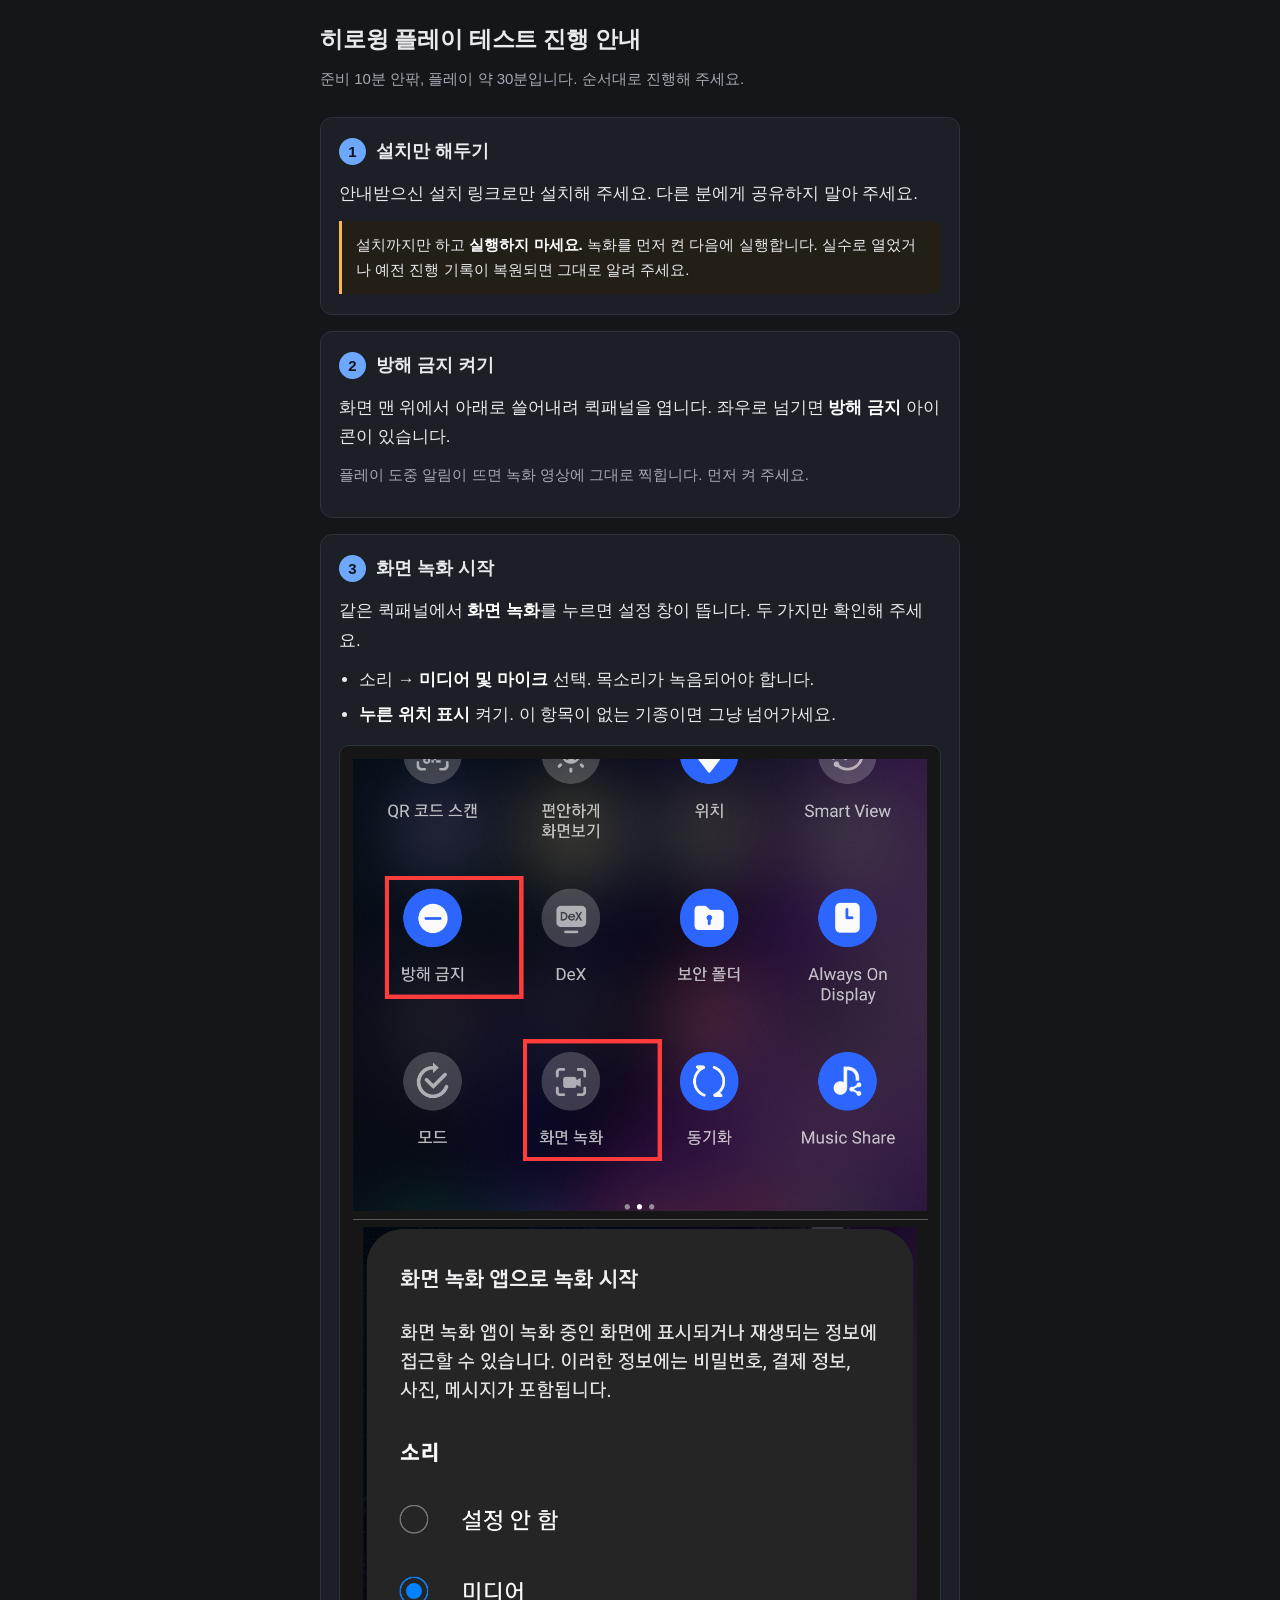
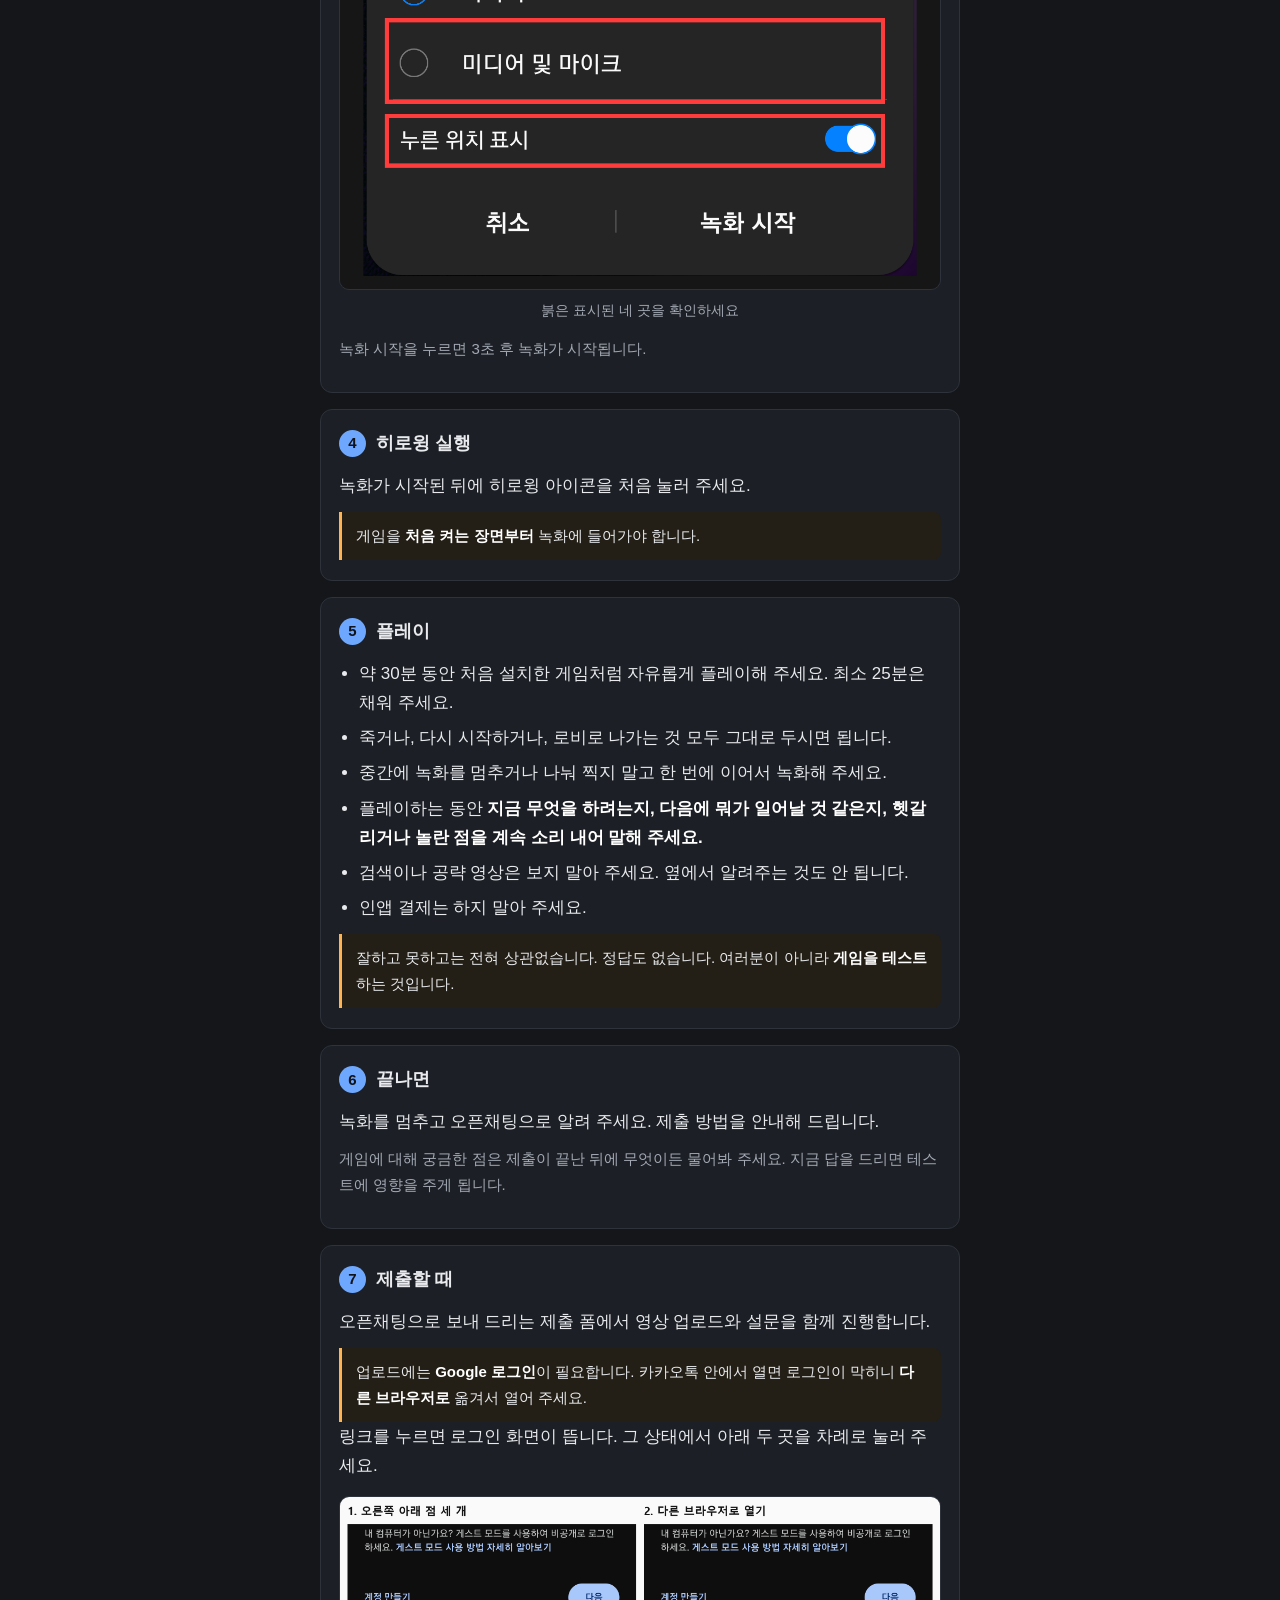
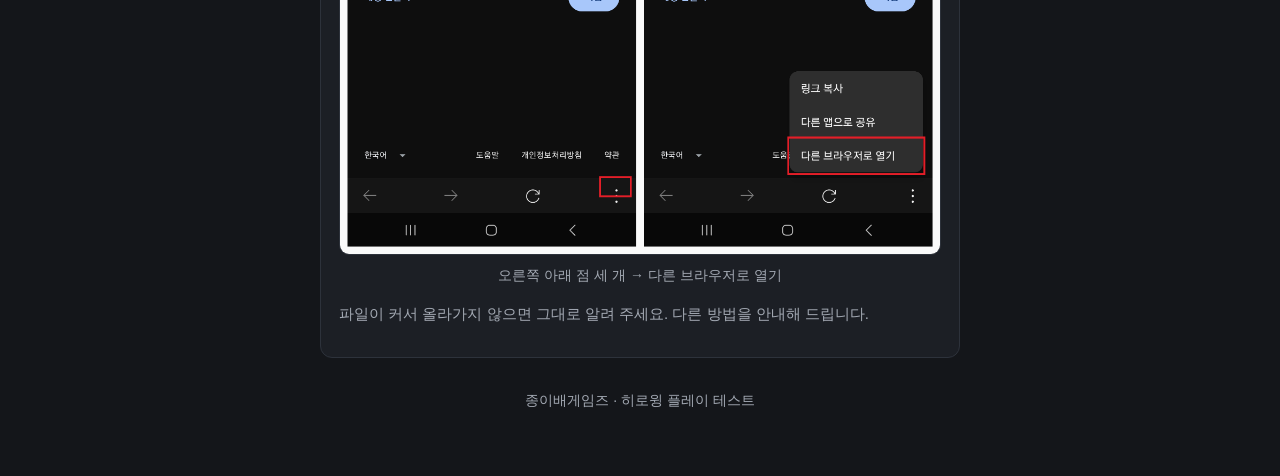
<file: playtest/index.html>
<!doctype html>
<html lang="ko">
<head>
<meta charset="utf-8">
<meta name="viewport" content="width=device-width, initial-scale=1">
<meta name="robots" content="noindex, nofollow">
<title>히로윙 플레이 테스트 진행 안내</title>
<style>
  :root {
    --bg: #14161a;
    --card: #1c1f25;
    --line: #2d323b;
    --text: #e8eaed;
    --muted: #a3a9b3;
    --accent: #6ea8fe;
    --warn: #ffb454;
  }
  * { box-sizing: border-box; }
  body {
    margin: 0;
    padding: 20px 16px 64px;
    background: var(--bg);
    color: var(--text);
    font-family: -apple-system, BlinkMacSystemFont, "Apple SD Gothic Neo",
                 "Malgun Gothic", "Noto Sans KR", sans-serif;
    line-height: 1.72;
    font-size: 17px;
    -webkit-text-size-adjust: 100%;
  }
  main { max-width: 640px; margin: 0 auto; }
  h1 { font-size: 23px; margin: 0 0 6px; letter-spacing: -0.01em; }
  .lead { color: var(--muted); margin: 0 0 26px; font-size: 15px; }
  section {
    background: var(--card);
    border: 1px solid var(--line);
    border-radius: 12px;
    padding: 18px 18px 20px;
    margin: 0 0 16px;
  }
  h2 {
    font-size: 18px;
    margin: 0 0 12px;
    display: flex;
    align-items: center;
    gap: 10px;
  }
  .num {
    flex: 0 0 auto;
    width: 27px; height: 27px;
    border-radius: 50%;
    background: var(--accent);
    color: #10131a;
    font-size: 15px; font-weight: 700;
    display: grid; place-items: center;
  }
  p { margin: 0 0 10px; }
  ul { margin: 10px 0 0; padding-left: 20px; }
  li { margin: 6px 0; }
  .muted { color: var(--muted); font-size: 15px; }
  .install {
    display: block;
    background: #223049;
    border: 1px solid #33507d;
    border-radius: 9px;
    padding: 13px 15px;
    margin: 12px 0;
    color: var(--accent);
    word-break: break-all;
    text-decoration: none;
    font-size: 15px;
  }
  .callout {
    border-left: 3px solid var(--warn);
    background: #241f16;
    padding: 11px 14px;
    border-radius: 0 8px 8px 0;
    margin: 12px 0 0;
    font-size: 15px;
  }
  figure { margin: 16px 0 0; }
  figure img {
    width: 100%; height: auto;
    border-radius: 10px;
    border: 1px solid var(--line);
    display: block;
  }
  figcaption { color: var(--muted); font-size: 14px; margin-top: 8px; text-align: center; }
  strong { color: #fff; }
  footer { color: var(--muted); font-size: 14px; text-align: center; margin-top: 30px; }
</style>
</head>
<body>
<main>

  <h1>히로윙 플레이 테스트 진행 안내</h1>
  <p class="lead">준비 10분 안팎, 플레이 약 30분입니다. 순서대로 진행해 주세요.</p>

  <section>
    <h2><span class="num">1</span>설치만 해두기</h2>
    <p>안내받으신 설치 링크로만 설치해 주세요. 다른 분에게 공유하지 말아 주세요.</p>
    <div class="callout">
      설치까지만 하고 <strong>실행하지 마세요.</strong> 녹화를 먼저 켠 다음에 실행합니다.
      실수로 열었거나 예전 진행 기록이 복원되면 그대로 알려 주세요.
    </div>
  </section>

  <section>
    <h2><span class="num">2</span>방해 금지 켜기</h2>
    <p>화면 맨 위에서 아래로 쓸어내려 퀵패널을 엽니다. 좌우로 넘기면 <strong>방해 금지</strong> 아이콘이 있습니다.</p>
    <p class="muted">플레이 도중 알림이 뜨면 녹화 영상에 그대로 찍힙니다. 먼저 켜 주세요.</p>
  </section>

  <section>
    <h2><span class="num">3</span>화면 녹화 시작</h2>
    <p>같은 퀵패널에서 <strong>화면 녹화</strong>를 누르면 설정 창이 뜹니다. 두 가지만 확인해 주세요.</p>
    <ul>
      <li>소리 → <strong>미디어 및 마이크</strong> 선택. 목소리가 녹음되어야 합니다.</li>
      <li><strong>누른 위치 표시</strong> 켜기. 이 항목이 없는 기종이면 그냥 넘어가세요.</li>
    </ul>
    <figure>
      <img src="assets/recording-guide.png"
           alt="퀵패널의 방해 금지와 화면 녹화 아이콘, 그리고 녹화 설정 창의 미디어 및 마이크와 누른 위치 표시 항목">
      <figcaption>붉은 표시된 네 곳을 확인하세요</figcaption>
    </figure>
    <p class="muted" style="margin-top:14px;">녹화 시작을 누르면 3초 후 녹화가 시작됩니다.</p>
  </section>

  <section>
    <h2><span class="num">4</span>히로윙 실행</h2>
    <p>녹화가 시작된 뒤에 히로윙 아이콘을 처음 눌러 주세요.</p>
    <div class="callout">게임을 <strong>처음 켜는 장면부터</strong> 녹화에 들어가야 합니다.</div>
  </section>

  <section>
    <h2><span class="num">5</span>플레이</h2>
    <ul>
      <li>약 30분 동안 처음 설치한 게임처럼 자유롭게 플레이해 주세요. 최소 25분은 채워 주세요.</li>
      <li>죽거나, 다시 시작하거나, 로비로 나가는 것 모두 그대로 두시면 됩니다.</li>
      <li>중간에 녹화를 멈추거나 나눠 찍지 말고 한 번에 이어서 녹화해 주세요.</li>
      <li>플레이하는 동안 <strong>지금 무엇을 하려는지, 다음에 뭐가 일어날 것 같은지, 헷갈리거나 놀란 점을 계속 소리 내어 말해 주세요.</strong></li>
      <li>검색이나 공략 영상은 보지 말아 주세요. 옆에서 알려주는 것도 안 됩니다.</li>
      <li>인앱 결제는 하지 말아 주세요.</li>
    </ul>
    <div class="callout">
      잘하고 못하고는 전혀 상관없습니다. 정답도 없습니다.
      여러분이 아니라 <strong>게임을 테스트</strong>하는 것입니다.
    </div>
  </section>

  <section>
    <h2><span class="num">6</span>끝나면</h2>
    <p>녹화를 멈추고 오픈채팅으로 알려 주세요. 제출 방법을 안내해 드립니다.</p>
    <p class="muted">게임에 대해 궁금한 점은 제출이 끝난 뒤에 무엇이든 물어봐 주세요. 지금 답을 드리면 테스트에 영향을 주게 됩니다.</p>
  </section>

  <section>
    <h2><span class="num">7</span>제출할 때</h2>
    <p>오픈채팅으로 보내 드리는 제출 폼에서 영상 업로드와 설문을 함께 진행합니다.</p>
    <div class="callout">
      업로드에는 <strong>Google 로그인</strong>이 필요합니다.
      카카오톡 안에서 열면 로그인이 막히니 <strong>다른 브라우저로</strong> 옮겨서 열어 주세요.
    </div>
    <p>링크를 누르면 로그인 화면이 뜹니다. 그 상태에서 아래 두 곳을 차례로 눌러 주세요.</p>
    <figure>
      <img src="assets/browser-guide.png"
           alt="카카오톡 내부 브라우저 오른쪽 아래의 점 세 개 버튼과, 그 메뉴에 있는 다른 브라우저로 열기 항목">
      <figcaption>오른쪽 아래 점 세 개 → 다른 브라우저로 열기</figcaption>
    </figure>
    <p class="muted" style="margin-top:14px;">파일이 커서 올라가지 않으면 그대로 알려 주세요. 다른 방법을 안내해 드립니다.</p>
  </section>

  <footer>종이배게임즈 · 히로윙 플레이 테스트</footer>

</main>
</body>
</html>
</file>
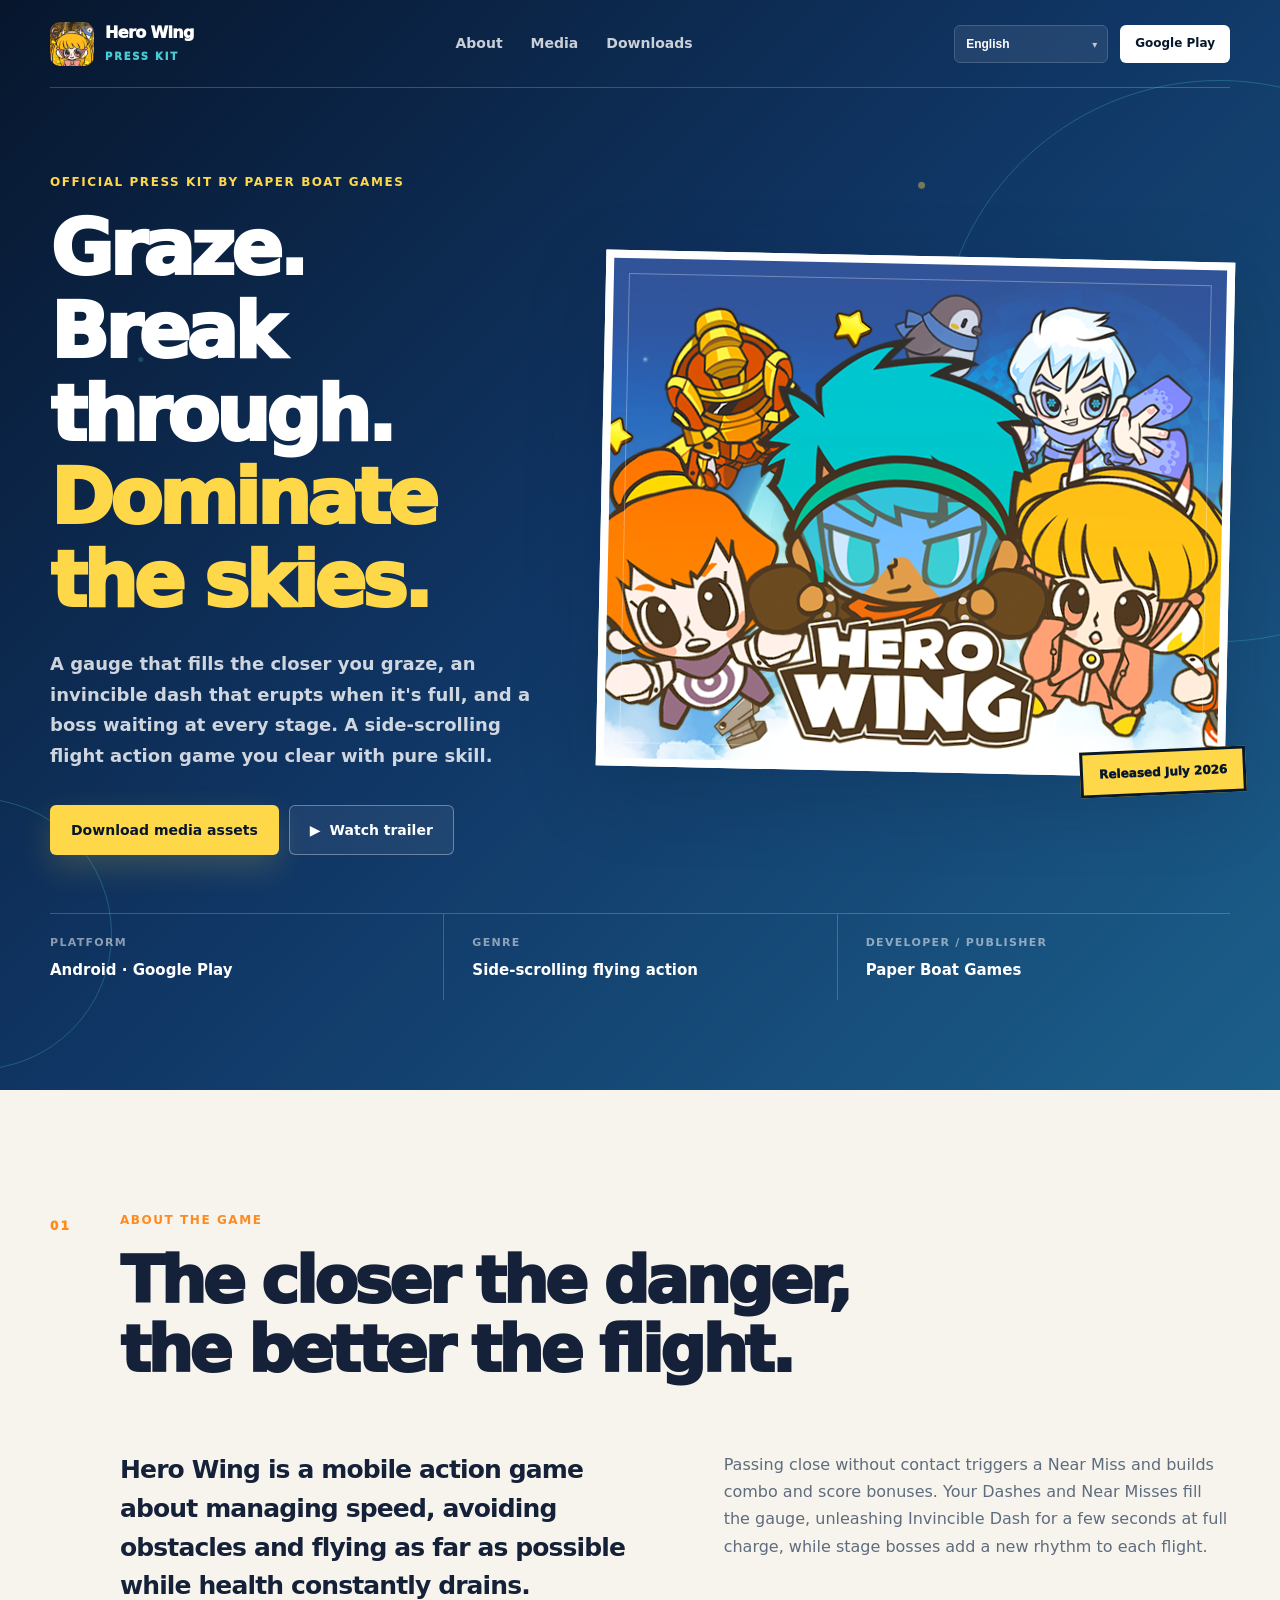
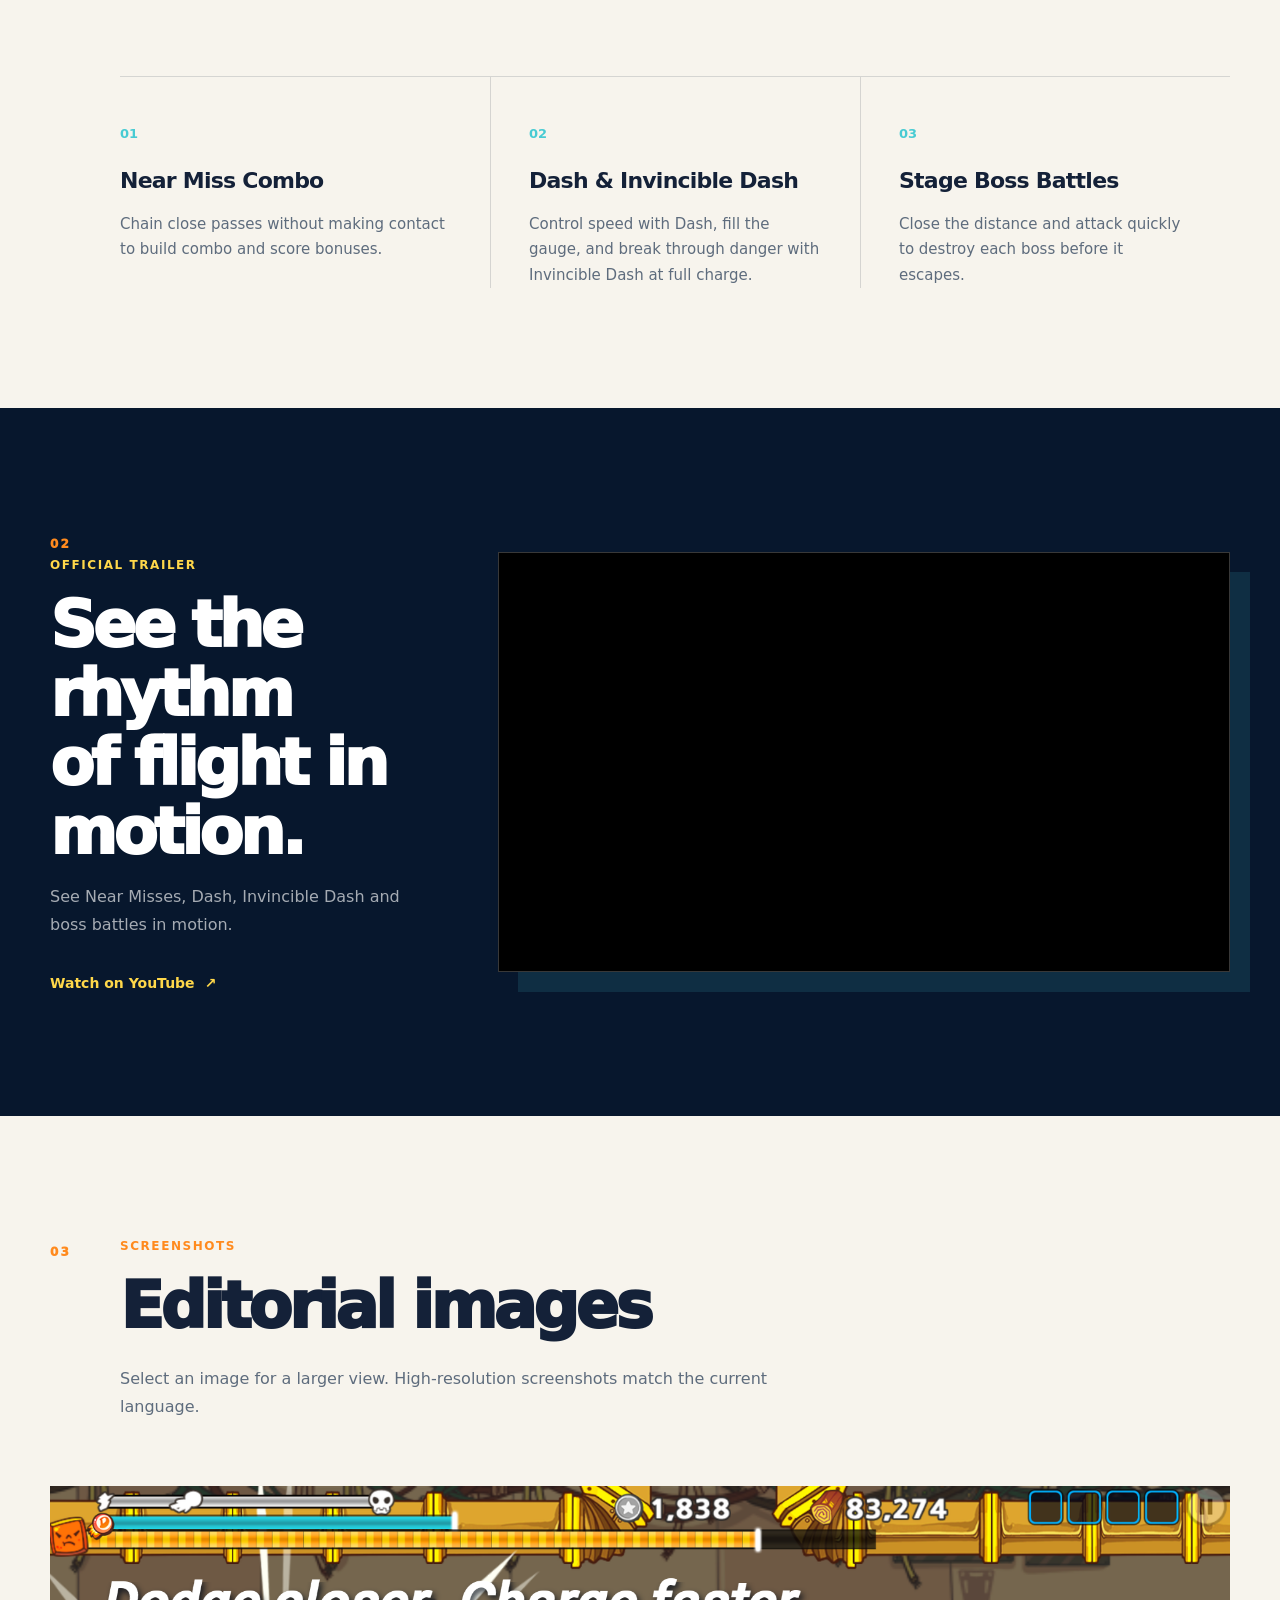
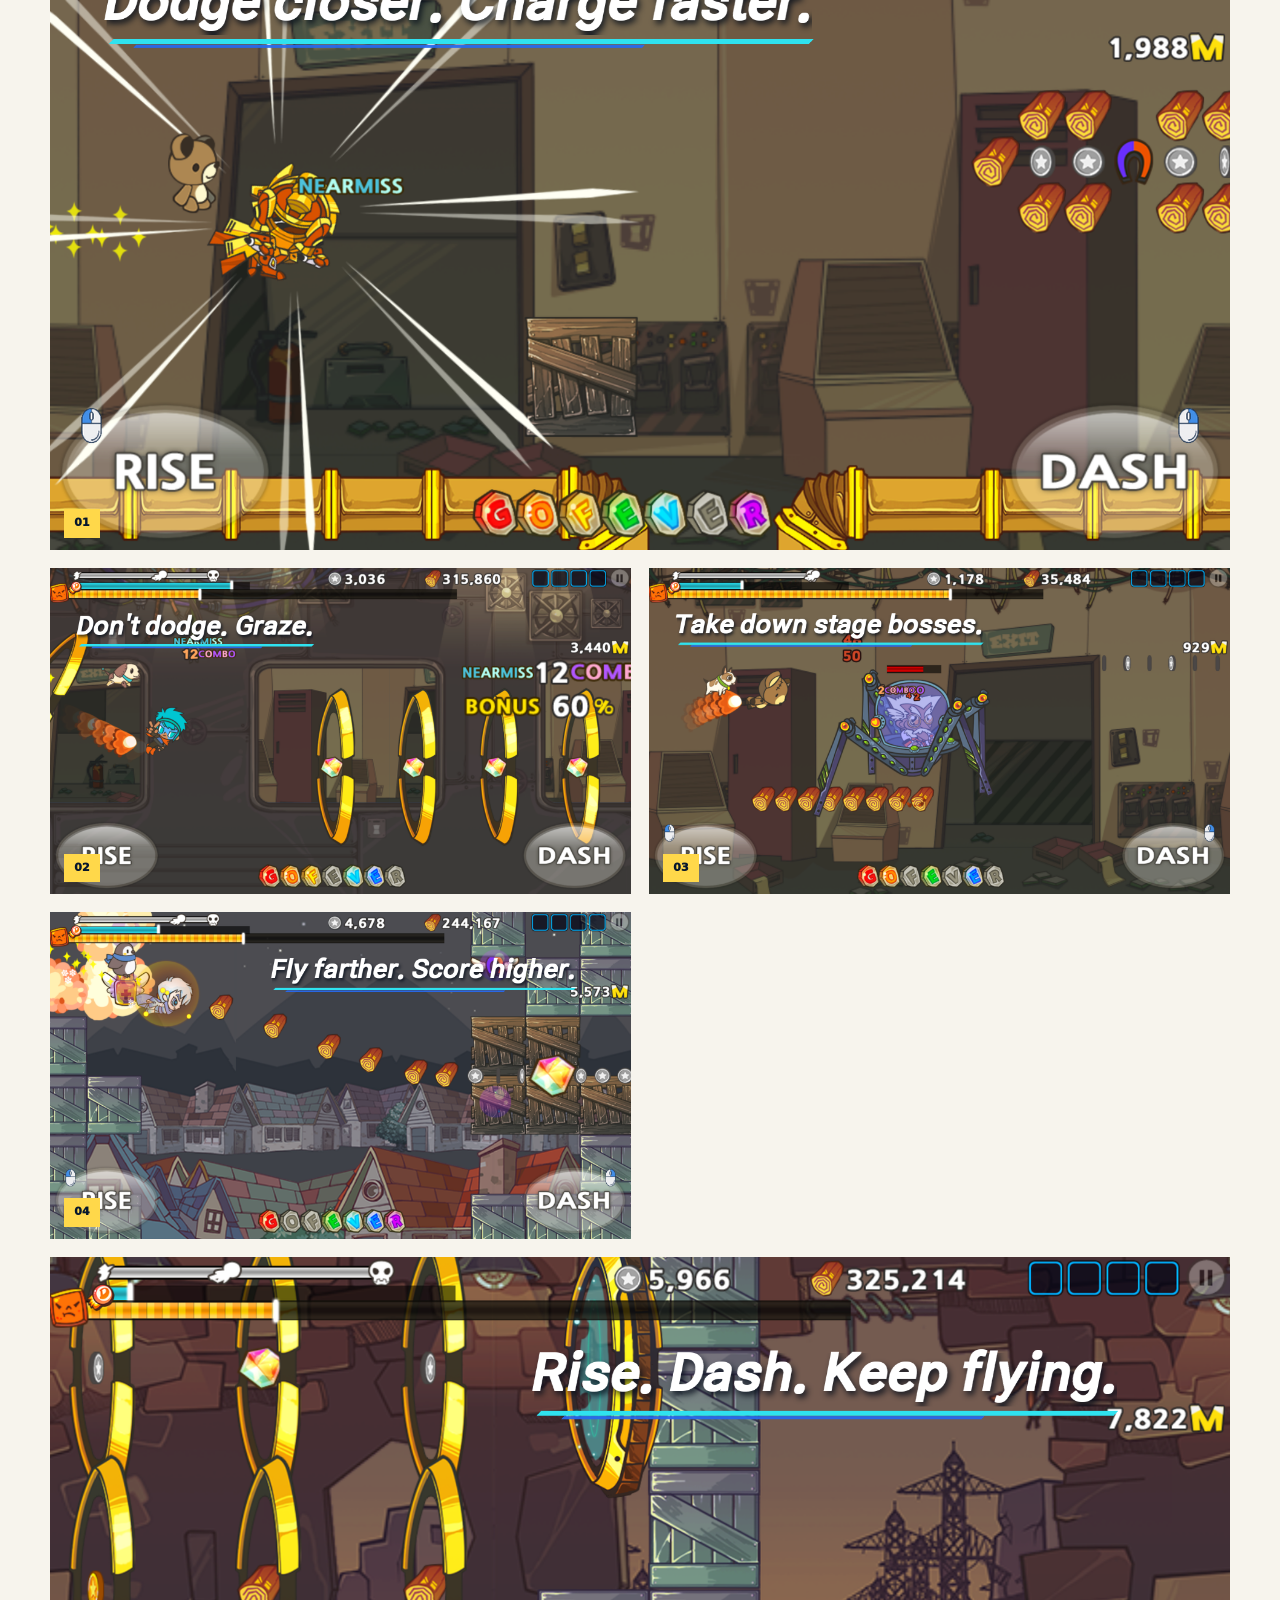
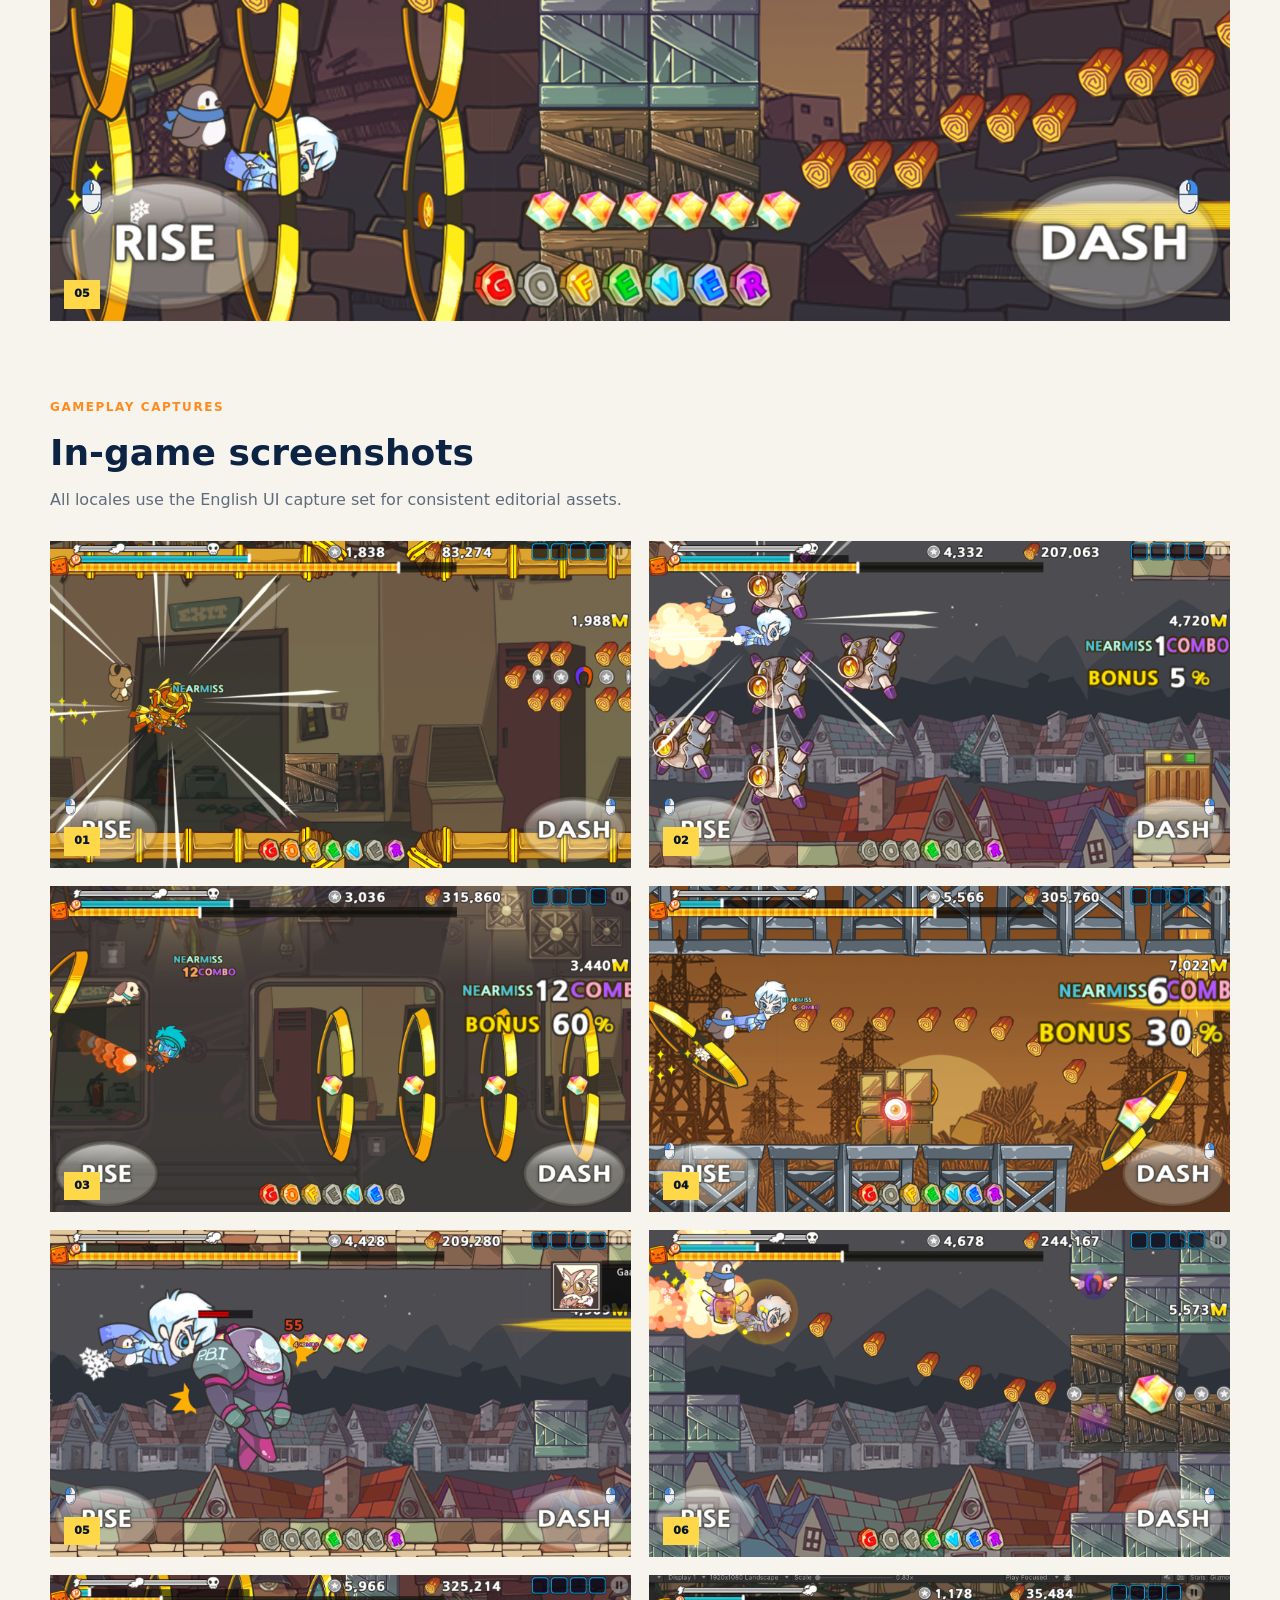
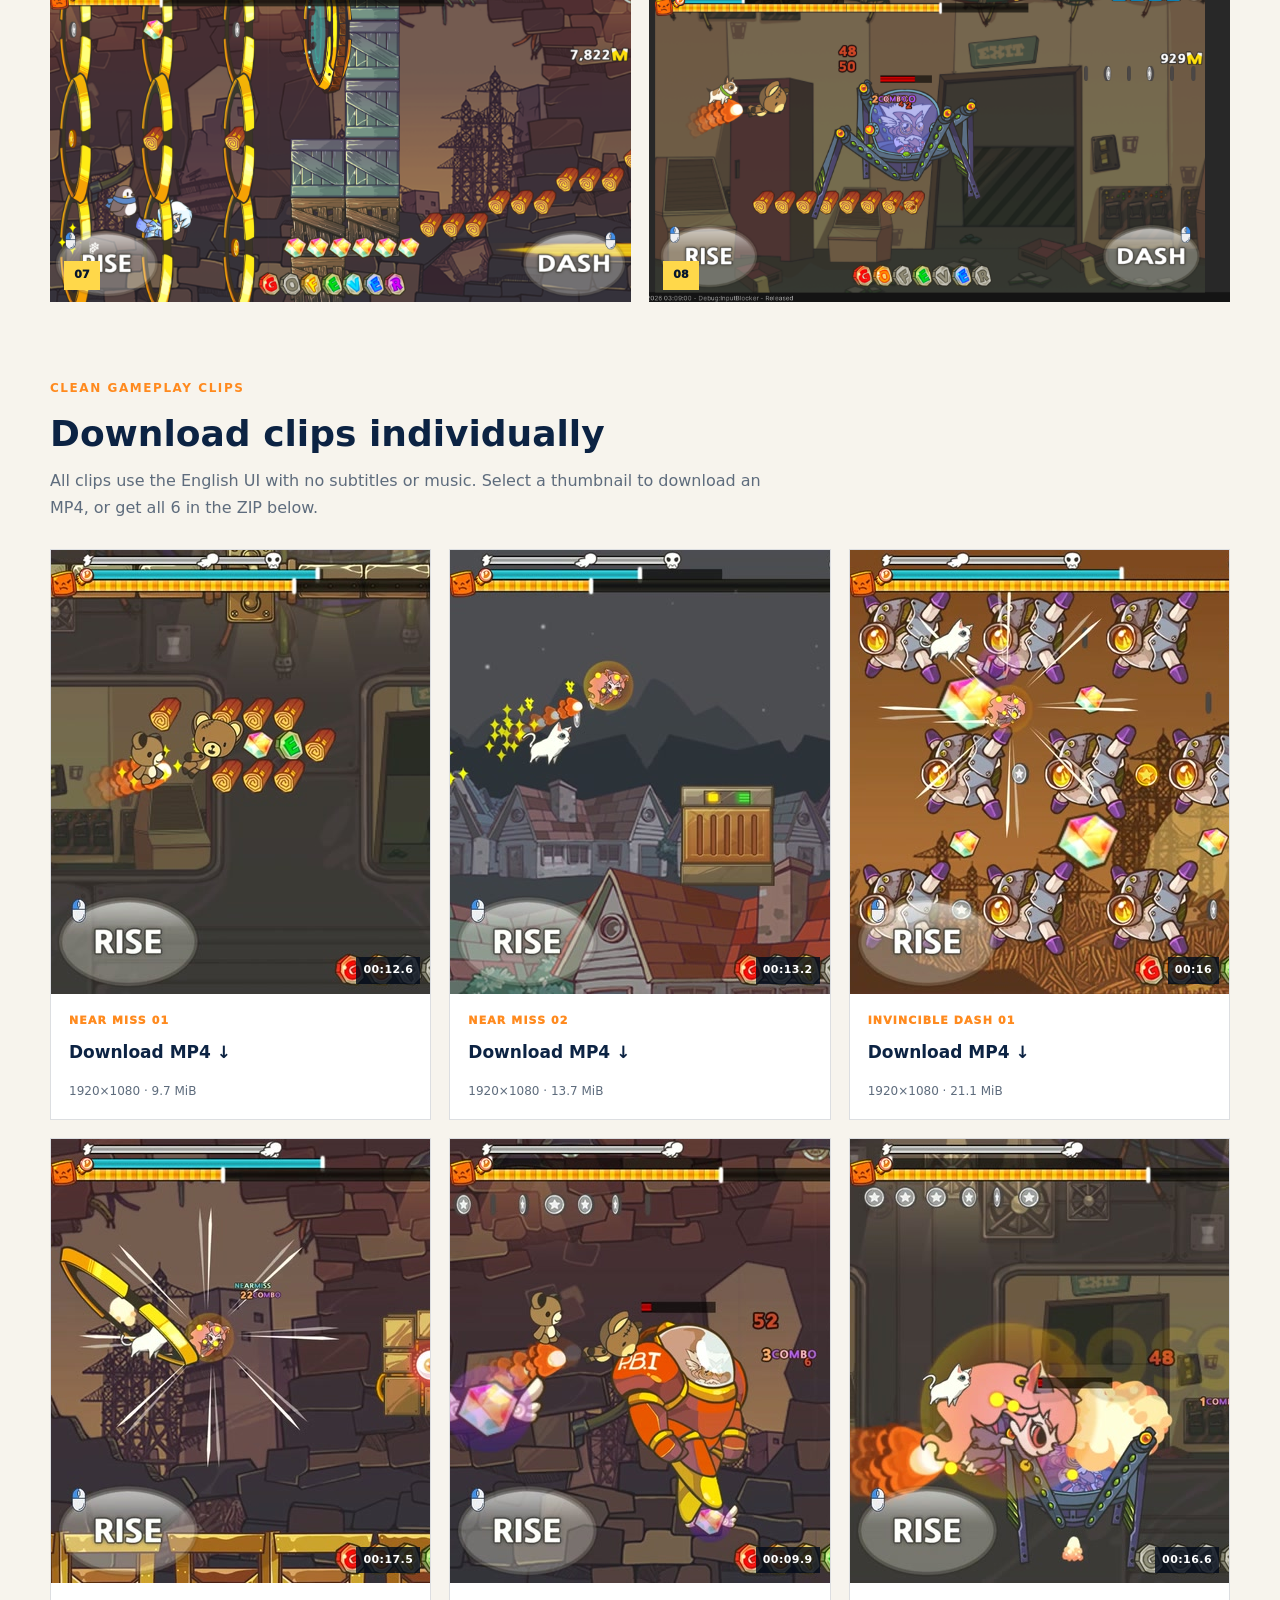
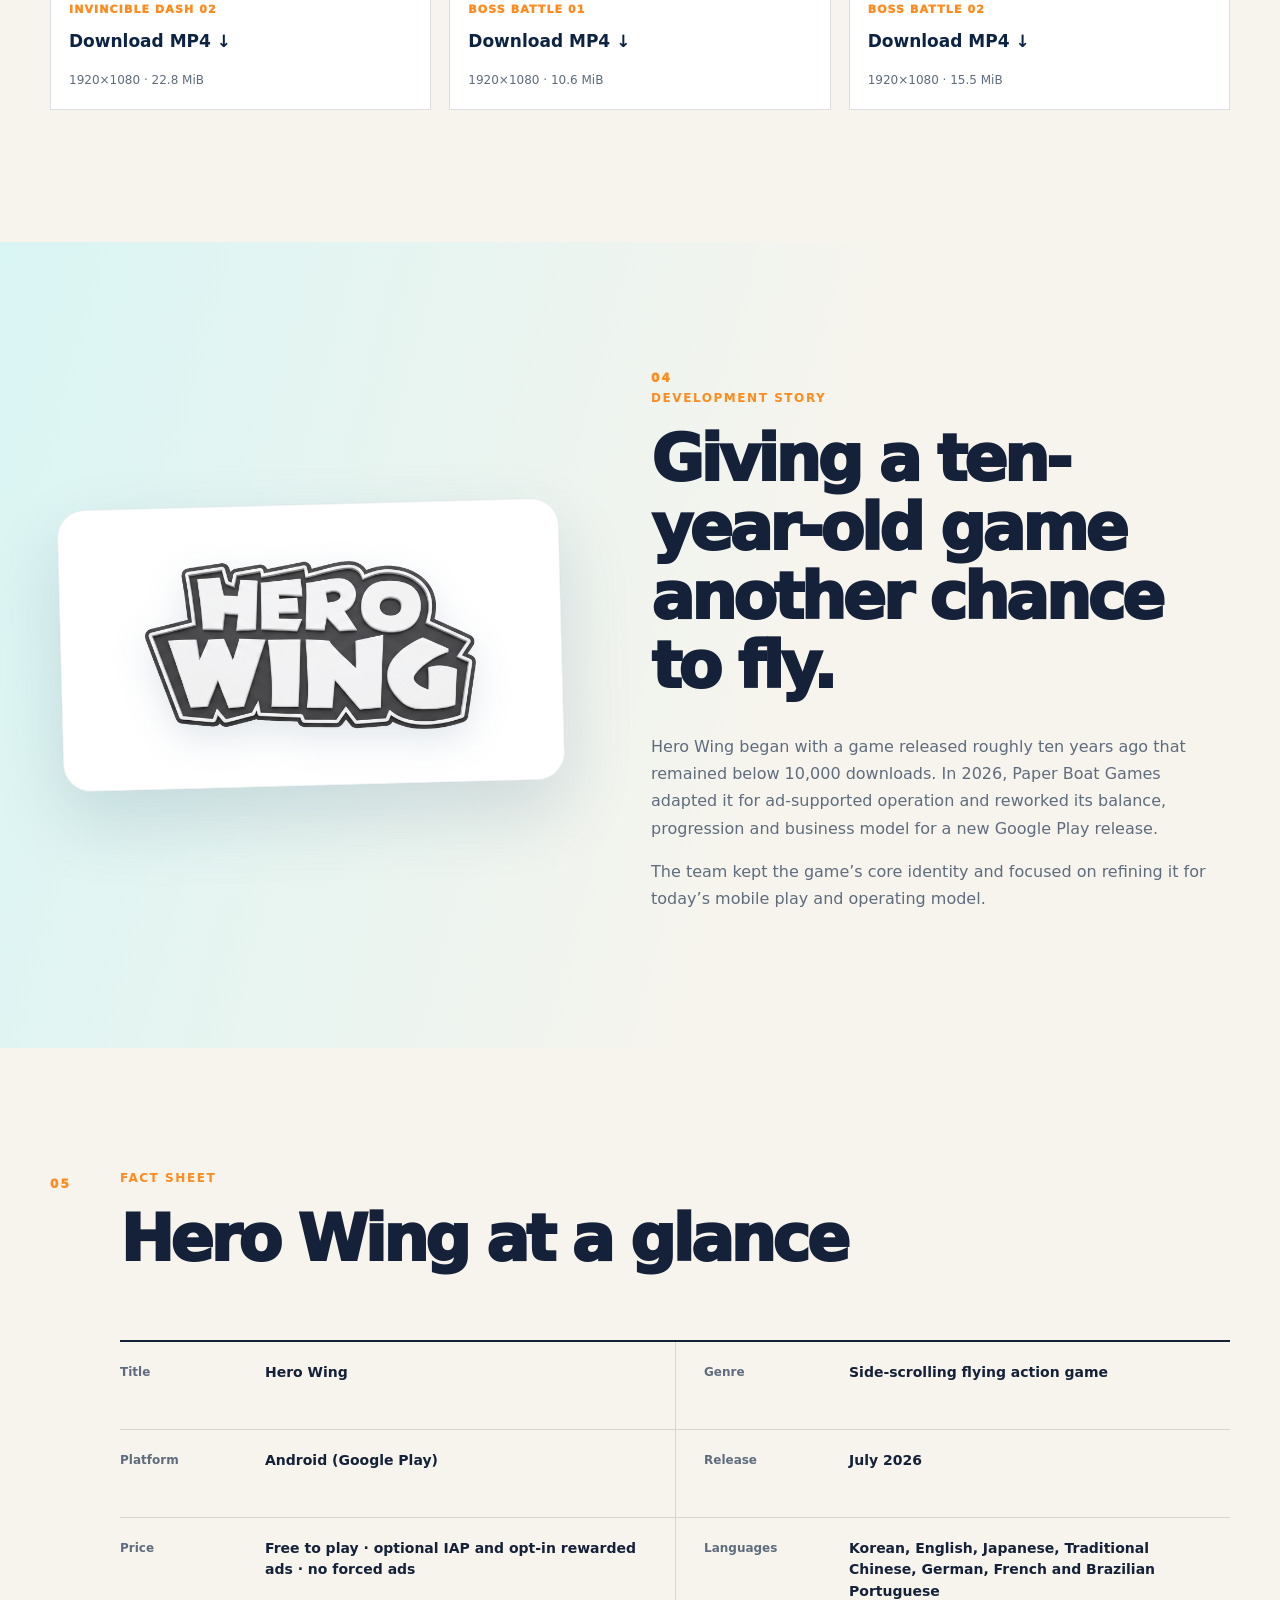
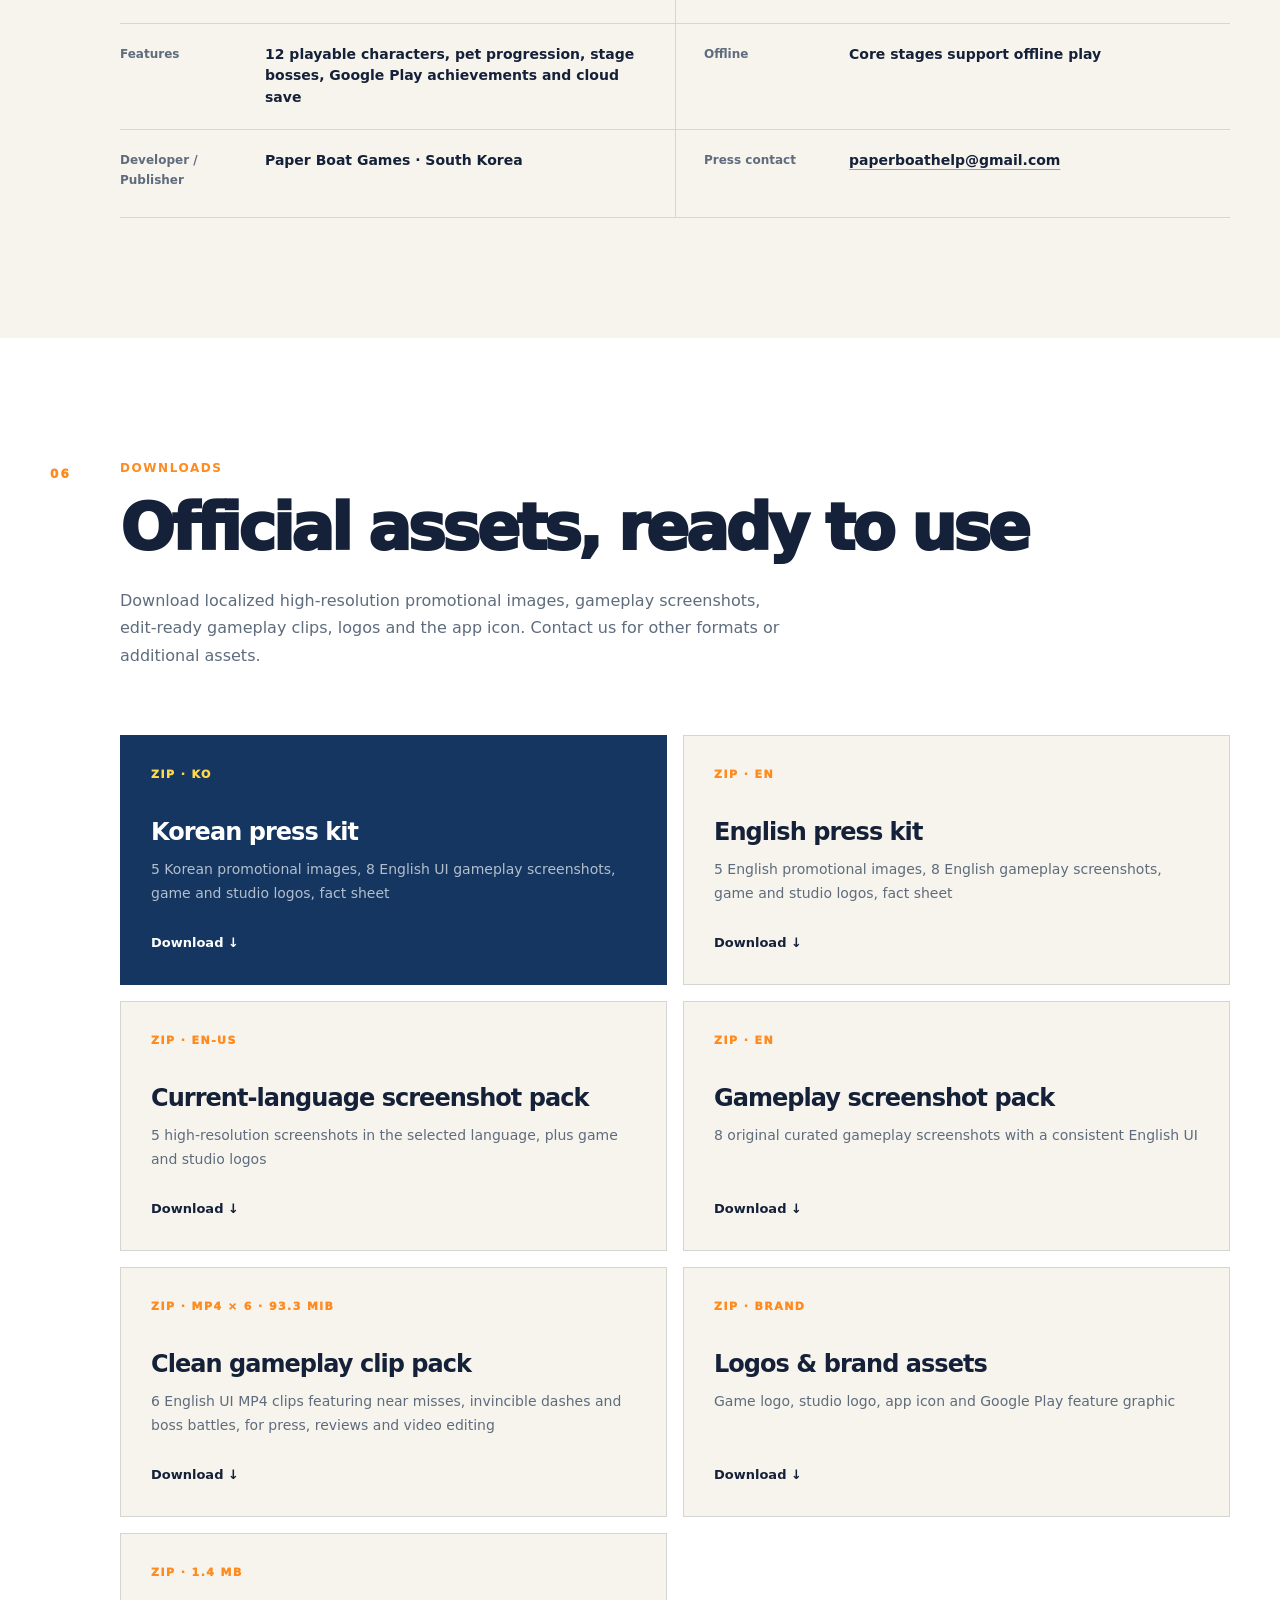
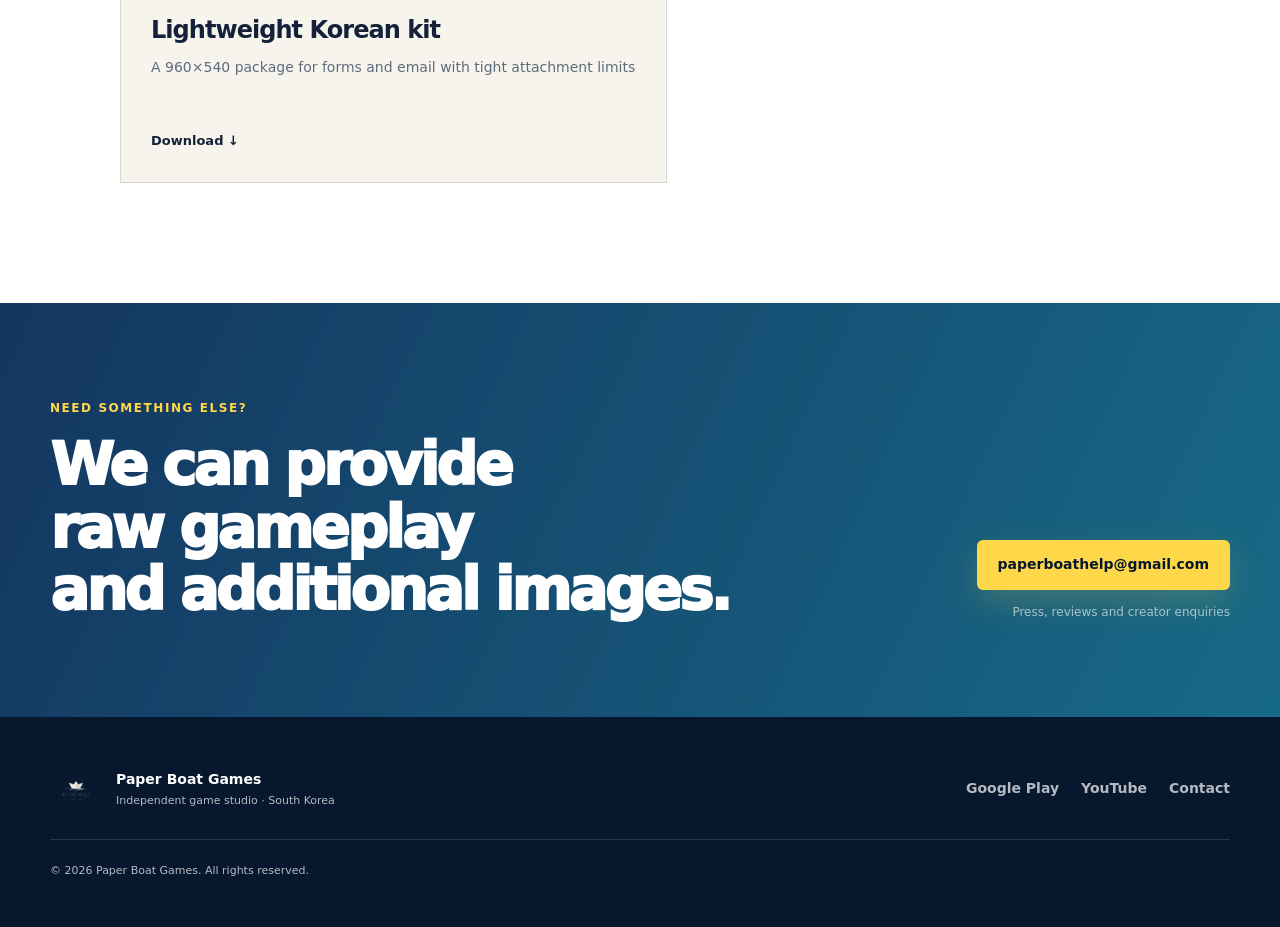
<file: presskit/index.html>
<!doctype html>
<html lang="ko" data-language="ko-KR">
<head>
  <meta charset="utf-8">
  <meta name="viewport" content="width=device-width, initial-scale=1">
  <meta name="theme-color" content="#143661">
  <meta name="description" content="Hero Wing 공식 프레스 키트 — 게임 정보, 스크린샷, 로고, 트레일러와 다운로드 자료를 제공합니다. Official press kit by Paper Boat Games.">
  <meta property="og:type" content="website">
  <meta property="og:title" content="Hero Wing — Official Press Kit">
  <meta property="og:description" content="Press information, screenshots, logos, trailer and downloadable media assets for Hero Wing.">
  <meta property="og:url" content="https://paperboat-games.github.io/presskit/">
  <meta property="og:image" content="https://paperboat-games.github.io/presskit/assets/hero-wing-feature.png">
  <meta name="twitter:card" content="summary_large_image">
  <title>Hero Wing — Official Press Kit</title>
  <link rel="icon" href="assets/hero-wing-app-icon.png" type="image/png">
  <link rel="stylesheet" href="styles.css">
  <script src="locales.js" defer></script>
  <script src="script.js" defer></script>
</head>
<body>
  <a class="skip-link" href="#main-content">
    <span data-i18n="skip_to_content">본문으로 건너뛰기</span>
  </a>

  <header class="site-header" id="top">
    <a class="studio-mark" href="#top" aria-label="Hero Wing press kit home">
      <img src="assets/hero-wing-app-icon.png" width="44" height="44" alt="">
      <span>Hero Wing</span>
      <small>PRESS KIT</small>
    </a>

    <nav class="site-nav" aria-label="Primary navigation">
      <a href="#about">
        <span data-i18n="nav_about">게임 소개</span>
      </a>
      <a href="#media">
        <span data-i18n="nav_media">미디어</span>
      </a>
      <a href="#downloads">
        <span data-i18n="nav_downloads">다운로드</span>
      </a>
    </nav>

    <div class="header-actions">
      <label class="language-switch" for="language-select">
        <span class="visually-hidden" data-i18n="language_label">언어 선택</span>
        <select id="language-select" aria-label="Language">
          <option value="ko-KR">한국어</option>
          <option value="en-US">English</option>
          <option value="ja-JP">日本語</option>
          <option value="zh-TW">繁體中文</option>
          <option value="pt-BR">Português (Brasil)</option>
          <option value="fr-FR">Français</option>
          <option value="de-DE">Deutsch</option>
        </select>
      </label>
      <a class="button button-small button-light" href="https://play.google.com/store/apps/details?id=com.paperboatgames.herowing2026" target="_blank" rel="noreferrer">
        <span>Google Play</span>
      </a>
    </div>
  </header>

  <main id="main-content">
    <section class="hero" aria-labelledby="hero-title">
      <div class="hero-copy">
        <p class="eyebrow">
          <span data-i18n="press_eyebrow">종이배게임즈 공식 프레스 키트</span>
        </p>
        <h1 id="hero-title">
          <span data-lang="ko-KR">스치고, 돌파하고,<br><em>하늘을 지배하라.</em></span>
          <span data-lang="en-US">Graze. Break through.<br><em>Dominate the skies.</em></span>
          <span data-lang="ja-JP">かすめろ、突き抜けろ、<br><em>大空を支配せよ。</em></span>
          <span data-lang="zh-TW">驚險擦過，強勢突破，<br><em>稱霸天際。</em></span>
          <span data-lang="pt-BR">Raspe. Rompa.<br><em>Domine os céus.</em></span>
          <span data-lang="fr-FR">Frôle. Fonce.<br><em>Domine le ciel.</em></span>
          <span data-lang="de-DE">Knapp vorbei. Voll durch.<br><em>Der Himmel gehört dir.</em></span>
        </h1>
        <p class="hero-summary">
          <span data-lang="ko-KR">아슬아슬하게 스칠수록 차오르는 게이지, 가득 차면 터지는 무적 대쉬, 스테이지마다 기다리는 보스전. 실력으로 클리어하는 횡스크롤 비행 액션.</span>
          <span data-lang="en-US">A gauge that fills the closer you graze, an invincible dash that erupts when it's full, and a boss waiting at every stage. A side-scrolling flight action game you clear with pure skill.</span>
          <span data-lang="ja-JP">ギリギリでかすめるほど溜まるゲージ、満タンで炸裂する無敵ダッシュ、各ステージに待ち受けるボス戦。腕前で攻略する横スクロール・フライトアクション。</span>
          <span data-lang="zh-TW">擦得越險，量表衝得越快，集滿即引爆無敵衝刺，每個關卡都有魔王坐鎮。憑真本事通關的橫向捲軸飛行動作遊戲。</span>
          <span data-lang="pt-BR">Uma barra que enche quanto mais de raspão você passa, um dash invencível que explode quando ela lota, e um chefe esperando em cada fase. Um jogo de ação e voo side-scrolling que você vence na pura habilidade.</span>
          <span data-lang="fr-FR">Une jauge qui se remplit à mesure que tu frôles, un dash invincible qui explose une fois pleine, et un boss qui t'attend à chaque niveau. Un jeu d'action aérien en scrolling horizontal qui se termine à la pure compétence.</span>
          <span data-lang="de-DE">Eine Leiste, die sich füllt, je knapper du vorbeischrammst, ein unverwundbarer Dash, der bei voller Ladung zündet, und ein Boss, der in jeder Stage wartet. Ein Side-Scrolling-Flight-Action-Spiel, das du mit purem Können meisterst.</span>
        </p>
        <div class="hero-actions">
          <a class="button button-primary" href="#downloads">
            <span data-i18n="download_media">미디어 자료 받기</span>
          </a>
          <a class="button button-ghost" data-trailer-link href="https://youtu.be/4i2Qahw9Whk" target="_blank" rel="noreferrer">
            <span aria-hidden="true">▶</span>
            <span data-i18n="watch_trailer">공식 트레일러</span>
          </a>
        </div>
      </div>

      <div class="hero-art">
        <div class="art-frame">
          <img src="assets/hero-wing-feature.png" width="1024" height="500" alt="Hero Wing characters flying together">
        </div>
        <div class="launch-badge">
          <span data-i18n="release_badge">2026년 7월 출시</span>
        </div>
      </div>

      <dl class="hero-facts" aria-label="Game at a glance">
        <div>
          <dt><span data-i18n="fact_platform">플랫폼</span></dt>
          <dd>Android · Google Play</dd>
        </div>
        <div>
          <dt><span data-i18n="fact_genre">장르</span></dt>
          <dd><span data-i18n="genre">횡스크롤 플라잉 액션</span></dd>
        </div>
        <div>
          <dt><span data-i18n="fact_developer">개발·유통</span></dt>
          <dd>Paper Boat Games</dd>
        </div>
      </dl>
    </section>

    <section class="section intro-section" id="about" aria-labelledby="about-title">
      <div class="section-heading">
        <p class="section-number">01</p>
        <div>
          <p class="eyebrow"><span data-i18n="about_eyebrow">게임 소개</span></p>
          <h2 id="about-title"><span data-i18n="about_title">위험에 가까워질수록<br>비행은 더 짜릿해집니다.</span></h2>
        </div>
      </div>

      <div class="intro-grid">
        <p class="lead-copy">
          <span data-i18n="about_lead">히로윙은 지속적으로 줄어드는 체력 안에서 장애물을 피하고 대시 속도를 조절하며 최대한 멀리 비행하는 모바일 액션 게임입니다.</span>
        </p>
        <p>
          <span data-i18n="about_body">장애물에 닿지 않고 아슬아슬하게 지나가면 콤보와 점수 보너스가 쌓입니다. 대시와 아슬아슬로 게이지를 채우면 짧은 시간 무적대시가 발동하고, 스테이지마다 등장하는 보스는 비행의 흐름에 새로운 긴장을 더합니다.</span>
        </p>
      </div>

      <div class="feature-list">
        <article>
          <span class="feature-index">01</span>
          <h3><span data-i18n="feature_near_title">아슬아슬 콤보</span></h3>
          <p><span data-i18n="feature_near_body">충돌 직전의 근접 통과를 연속으로 성공해 콤보와 점수 보너스를 쌓습니다.</span></p>
        </article>
        <article>
          <span class="feature-index">02</span>
          <h3><span data-i18n="feature_dash_title">대시와 무적대시</span></h3>
          <p><span data-i18n="feature_dash_body">대시로 비행 속도를 조절하고, 게이지가 가득 차면 발동하는 무적대시로 위험 구간을 돌파합니다.</span></p>
        </article>
        <article>
          <span class="feature-index">03</span>
          <h3><span data-i18n="feature_boss_title">스테이지 보스전</span></h3>
          <p><span data-i18n="feature_boss_body">도망가기 전에 빠르게 접근하고 연속으로 공격해 보스를 파괴해야 합니다.</span></p>
        </article>
      </div>
    </section>

    <section class="section trailer-section" aria-labelledby="trailer-title">
      <div class="trailer-copy">
        <p class="section-number">02</p>
        <p class="eyebrow"><span data-i18n="trailer_eyebrow">공식 트레일러</span></p>
        <h2 id="trailer-title"><span data-i18n="trailer_title">영상으로 만나는<br>비행의 리듬.</span></h2>
        <p><span data-i18n="trailer_body">아슬아슬, 대시, 무적대시와 보스전을 영상으로 확인하세요.</span></p>
        <a class="text-link" data-trailer-link href="https://youtu.be/4i2Qahw9Whk" target="_blank" rel="noreferrer">
          <span data-i18n="trailer_youtube">YouTube에서 보기</span><span aria-hidden="true">↗</span>
        </a>
      </div>
      <div class="video-wrap">
        <iframe data-trailer-frame src="https://www.youtube-nocookie.com/embed/4i2Qahw9Whk" title="Hero Wing official trailer" loading="lazy" allow="accelerometer; autoplay; clipboard-write; encrypted-media; gyroscope; picture-in-picture; web-share" allowfullscreen></iframe>
      </div>
    </section>

    <section class="section gallery-section" id="media" aria-labelledby="gallery-title">
      <div class="section-heading compact-heading">
        <p class="section-number">03</p>
        <div>
          <p class="eyebrow"><span data-i18n="gallery_eyebrow">스크린샷</span></p>
          <h2 id="gallery-title"><span data-i18n="gallery_title">보도용 이미지</span></h2>
          <p><span data-i18n="gallery_body">이미지를 선택하면 크게 볼 수 있습니다. 현재 언어에 맞는 고해상도 스크린샷이 표시됩니다.</span></p>
        </div>
      </div>

      <div class="gallery-grid">
        <button class="gallery-item gallery-wide" type="button" data-gallery-item data-src-ko="assets/screenshots/ko-01.png" data-src-en="assets/screenshots/en-01.png" data-alt-ko="히로윙 무적대시 플레이 장면" data-alt-en="Hero Wing Invincible Dash gameplay">
          <img src="assets/screenshots/ko-01.png" alt="히로윙 무적대시 플레이 장면" loading="lazy">
          <span>01</span>
        </button>
        <button class="gallery-item" type="button" data-gallery-item data-src-ko="assets/screenshots/ko-02.png" data-src-en="assets/screenshots/en-02.png" data-alt-ko="히로윙 아슬아슬 콤보 플레이 장면" data-alt-en="Hero Wing Near Miss Combo gameplay">
          <img src="assets/screenshots/ko-02.png" alt="히로윙 아슬아슬 콤보 플레이 장면" loading="lazy">
          <span>02</span>
        </button>
        <button class="gallery-item" type="button" data-gallery-item data-src-ko="assets/screenshots/ko-03.png" data-src-en="assets/screenshots/en-03.png" data-alt-ko="히로윙 스테이지 보스전 장면" data-alt-en="Hero Wing stage boss battle">
          <img src="assets/screenshots/ko-03.png" alt="히로윙 스테이지 보스전 장면" loading="lazy">
          <span>03</span>
        </button>
        <button class="gallery-item" type="button" data-gallery-item data-src-ko="assets/screenshots/ko-04.png" data-src-en="assets/screenshots/en-04.png" data-alt-ko="히로윙 장거리 비행과 점수 플레이 장면" data-alt-en="Hero Wing long-distance score gameplay">
          <img src="assets/screenshots/ko-04.png" alt="히로윙 장거리 비행과 점수 플레이 장면" loading="lazy">
          <span>04</span>
        </button>
        <button class="gallery-item gallery-wide" type="button" data-gallery-item data-src-ko="assets/screenshots/ko-05.png" data-src-en="assets/screenshots/en-05.png" data-alt-ko="히로윙 정밀 조작 장애물 구간" data-alt-en="Hero Wing precision obstacle course gameplay">
          <img src="assets/screenshots/ko-05.png" alt="히로윙 정밀 조작 장애물 구간" loading="lazy">
          <span>05</span>
        </button>
      </div>

      <div class="gallery-subheading">
        <p class="eyebrow"><span data-i18n="gameplay_gallery_eyebrow">인게임 캡처</span></p>
        <h3><span data-i18n="gameplay_gallery_title">실제 플레이 스크린샷</span></h3>
        <p><span data-i18n="gameplay_gallery_body">언어별 보도 자료의 화면 일관성을 위해 모든 페이지에 영문 UI 인게임 캡처를 표시합니다.</span></p>
      </div>

      <div class="gallery-grid gameplay-gallery">
        <button class="gallery-item" type="button" data-gameplay-item data-src-en="assets/gameplay/en/dash-01.png">
          <img src="assets/gameplay/en/dash-01.png" alt="히로윙 인게임 스크린샷 1" loading="lazy">
          <span>01</span>
        </button>
        <button class="gallery-item" type="button" data-gameplay-item data-src-en="assets/gameplay/en/dash-03.png">
          <img src="assets/gameplay/en/dash-03.png" alt="히로윙 인게임 스크린샷 2" loading="lazy">
          <span>02</span>
        </button>
        <button class="gallery-item" type="button" data-gameplay-item data-src-en="assets/gameplay/en/near-miss-02.png">
          <img src="assets/gameplay/en/near-miss-02.png" alt="히로윙 인게임 스크린샷 3" loading="lazy">
          <span>03</span>
        </button>
        <button class="gallery-item" type="button" data-gameplay-item data-src-en="assets/gameplay/en/near-miss-03.png">
          <img src="assets/gameplay/en/near-miss-03.png" alt="히로윙 인게임 스크린샷 4" loading="lazy">
          <span>04</span>
        </button>
        <button class="gallery-item" type="button" data-gameplay-item data-src-en="assets/gameplay/en/boss-02.png">
          <img src="assets/gameplay/en/boss-02.png" alt="히로윙 인게임 스크린샷 5" loading="lazy">
          <span>05</span>
        </button>
        <button class="gallery-item" type="button" data-gameplay-item data-src-en="assets/gameplay/en/stage-01.png">
          <img src="assets/gameplay/en/stage-01.png" alt="히로윙 인게임 스크린샷 6" loading="lazy">
          <span>06</span>
        </button>
        <button class="gallery-item" type="button" data-gameplay-item data-src-en="assets/gameplay/en/stage-02.png">
          <img src="assets/gameplay/en/stage-02.png" alt="히로윙 인게임 스크린샷 7" loading="lazy">
          <span>07</span>
        </button>
        <button class="gallery-item" type="button" data-gameplay-item data-src-en="assets/gameplay/en/boss-03.png">
          <img src="assets/gameplay/en/boss-03.png" alt="Hero Wing gameplay screenshot 8" loading="lazy">
          <span>08</span>
        </button>
      </div>

      <div class="gallery-subheading clip-gallery-heading">
        <p class="eyebrow"><span data-i18n="clip_gallery_eyebrow">클린 플레이 영상</span></p>
        <h3 id="clip-gallery-title"><span data-i18n="clip_gallery_title">편집용 클립 개별 다운로드</span></h3>
        <p><span data-i18n="clip_gallery_body">모든 클립은 영문 UI이며 자막·BGM이 없습니다. 썸네일을 선택하면 각 MP4를 바로 다운로드할 수 있고, 전체 6개는 하단 ZIP 팩으로 받을 수 있습니다.</span></p>
      </div>

      <div class="clip-grid" aria-labelledby="clip-gallery-title">
        <a class="clip-card" data-clip-card data-clip-title="clip_nearmiss_title" data-clip-number="01" href="https://github.com/paperboat-games/paperboat-games.github.io/releases/download/hero-wing-clean-gameplay-clips-v2/herowing_nearmiss_00.mp4">
          <span class="clip-thumbnail">
            <img src="assets/clips/herowing_nearmiss_00.jpg" alt="아슬아슬 01 클린 플레이 영상 썸네일" loading="lazy" width="792" height="444">
            <span class="clip-duration">00:12.6</span>
          </span>
          <span class="clip-copy">
            <span class="clip-category"><span data-i18n="clip_nearmiss_title">아슬아슬</span> 01</span>
            <strong><span data-i18n="clip_download">MP4 다운로드</span> <span aria-hidden="true">↓</span></strong>
            <span class="clip-meta">1920×1080 · 9.7 MiB</span>
          </span>
        </a>
        <a class="clip-card" data-clip-card data-clip-title="clip_nearmiss_title" data-clip-number="02" href="https://github.com/paperboat-games/paperboat-games.github.io/releases/download/hero-wing-clean-gameplay-clips-v2/herowing_nearmiss_01.mp4">
          <span class="clip-thumbnail">
            <img src="assets/clips/herowing_nearmiss_01.jpg" alt="아슬아슬 02 클린 플레이 영상 썸네일" loading="lazy" width="792" height="444">
            <span class="clip-duration">00:13.2</span>
          </span>
          <span class="clip-copy">
            <span class="clip-category"><span data-i18n="clip_nearmiss_title">아슬아슬</span> 02</span>
            <strong><span data-i18n="clip_download">MP4 다운로드</span> <span aria-hidden="true">↓</span></strong>
            <span class="clip-meta">1920×1080 · 13.7 MiB</span>
          </span>
        </a>
        <a class="clip-card" data-clip-card data-clip-title="clip_dash_title" data-clip-number="01" href="https://github.com/paperboat-games/paperboat-games.github.io/releases/download/hero-wing-clean-gameplay-clips-v2/herowing_invincible_dash_00.mp4">
          <span class="clip-thumbnail">
            <img src="assets/clips/herowing_invincible_dash_00.jpg" alt="무적대시 01 클린 플레이 영상 썸네일" loading="lazy" width="792" height="444">
            <span class="clip-duration">00:16</span>
          </span>
          <span class="clip-copy">
            <span class="clip-category"><span data-i18n="clip_dash_title">무적대시</span> 01</span>
            <strong><span data-i18n="clip_download">MP4 다운로드</span> <span aria-hidden="true">↓</span></strong>
            <span class="clip-meta">1920×1080 · 21.1 MiB</span>
          </span>
        </a>
        <a class="clip-card" data-clip-card data-clip-title="clip_dash_title" data-clip-number="02" href="https://github.com/paperboat-games/paperboat-games.github.io/releases/download/hero-wing-clean-gameplay-clips-v2/herowing_invincible_dash_01.mp4">
          <span class="clip-thumbnail">
            <img src="assets/clips/herowing_invincible_dash_01.jpg" alt="무적대시 02 클린 플레이 영상 썸네일" loading="lazy" width="792" height="444">
            <span class="clip-duration">00:17.5</span>
          </span>
          <span class="clip-copy">
            <span class="clip-category"><span data-i18n="clip_dash_title">무적대시</span> 02</span>
            <strong><span data-i18n="clip_download">MP4 다운로드</span> <span aria-hidden="true">↓</span></strong>
            <span class="clip-meta">1920×1080 · 22.8 MiB</span>
          </span>
        </a>
        <a class="clip-card" data-clip-card data-clip-title="clip_boss_title" data-clip-number="01" href="https://github.com/paperboat-games/paperboat-games.github.io/releases/download/hero-wing-clean-gameplay-clips-v2/herowing_boss_00.mp4">
          <span class="clip-thumbnail">
            <img src="assets/clips/herowing_boss_00.jpg" alt="보스전 01 클린 플레이 영상 썸네일" loading="lazy" width="792" height="444">
            <span class="clip-duration">00:09.9</span>
          </span>
          <span class="clip-copy">
            <span class="clip-category"><span data-i18n="clip_boss_title">보스전</span> 01</span>
            <strong><span data-i18n="clip_download">MP4 다운로드</span> <span aria-hidden="true">↓</span></strong>
            <span class="clip-meta">1920×1080 · 10.6 MiB</span>
          </span>
        </a>
        <a class="clip-card" data-clip-card data-clip-title="clip_boss_title" data-clip-number="02" href="https://github.com/paperboat-games/paperboat-games.github.io/releases/download/hero-wing-clean-gameplay-clips-v2/herowing_boss_01.mp4">
          <span class="clip-thumbnail">
            <img src="assets/clips/herowing_boss_01.jpg" alt="보스전 02 클린 플레이 영상 썸네일" loading="lazy" width="792" height="444">
            <span class="clip-duration">00:16.6</span>
          </span>
          <span class="clip-copy">
            <span class="clip-category"><span data-i18n="clip_boss_title">보스전</span> 02</span>
            <strong><span data-i18n="clip_download">MP4 다운로드</span> <span aria-hidden="true">↓</span></strong>
            <span class="clip-meta">1920×1080 · 15.5 MiB</span>
          </span>
        </a>
      </div>
    </section>

    <section class="section story-section" aria-labelledby="story-title">
      <div class="story-art" aria-hidden="true">
        <img src="assets/hero-wing-logo.png" width="1208" height="612" alt="">
      </div>
      <div class="story-copy">
        <p class="section-number">04</p>
        <p class="eyebrow"><span data-i18n="story_eyebrow">개발 배경</span></p>
        <h2 id="story-title"><span data-i18n="story_title">약 10년 전의 게임을<br>다시 날게 한 선택.</span></h2>
        <p><span data-i18n="story_body_1">히로윙은 약 10년 전 선보였지만 1만 다운로드를 넘기지 못했던 게임에서 출발했습니다. 종이배게임즈는 2026년, 광고 기반 운영에 맞춰 게임 밸런스와 성장 구조, BM을 재정비해 Google Play에 다시 선보였습니다.</span></p>
        <p><span data-i18n="story_body_2">게임의 핵심 정체성은 유지하면서, 지금의 모바일 플레이 환경과 운영 방식에 맞도록 다듬는 데 집중했습니다.</span></p>
      </div>
    </section>

    <section class="section facts-section" aria-labelledby="facts-title">
      <div class="section-heading compact-heading">
        <p class="section-number">05</p>
        <div>
          <p class="eyebrow"><span data-i18n="facts_eyebrow">팩트시트</span></p>
          <h2 id="facts-title"><span data-i18n="facts_title">한눈에 보는 히로윙</span></h2>
        </div>
      </div>

      <dl class="facts-table">
        <div><dt><span data-i18n="label_title">게임명</span></dt><dd><span data-i18n="value_title">히로윙 (Hero Wing)</span></dd></div>
        <div><dt><span data-i18n="label_genre">장르</span></dt><dd><span data-i18n="value_genre">횡스크롤 플라잉 액션</span></dd></div>
        <div><dt><span data-i18n="label_platform">플랫폼</span></dt><dd>Android (Google Play)</dd></div>
        <div><dt><span data-i18n="label_release">출시</span></dt><dd><span data-i18n="value_release">2026년 7월</span></dd></div>
        <div><dt><span data-i18n="label_price">가격</span></dt><dd><span data-i18n="value_price">무료 · 인앱 구매 및 선택형 보상형 광고 포함 · 강제 광고 없음</span></dd></div>
        <div><dt><span data-i18n="label_languages">지원 언어</span></dt><dd><span data-i18n="value_languages">한국어, 영어, 일본어, 중국어(번체), 독일어, 프랑스어, 포르투갈어(브라질)</span></dd></div>
        <div><dt><span data-i18n="label_features">주요 콘텐츠</span></dt><dd><span data-i18n="value_features">플레이 가능한 캐릭터 12종, 펫 육성, 스테이지 보스전, Google Play 업적·클라우드 저장</span></dd></div>
        <div><dt><span data-i18n="label_offline">오프라인</span></dt><dd><span data-i18n="value_offline">핵심 스테이지 오프라인 플레이 지원</span></dd></div>
        <div><dt><span data-i18n="label_developer">개발·유통</span></dt><dd><span data-i18n="value_developer">종이배게임즈 (Paper Boat Games)</span></dd></div>
        <div><dt><span data-i18n="label_press_contact">문의</span></dt><dd><a href="mailto:paperboathelp@gmail.com">paperboathelp@gmail.com</a></dd></div>
      </dl>
    </section>

    <section class="section downloads-section" id="downloads" aria-labelledby="downloads-title">
      <div class="section-heading compact-heading">
        <p class="section-number">06</p>
        <div>
          <p class="eyebrow"><span data-i18n="downloads_eyebrow">다운로드</span></p>
          <h2 id="downloads-title"><span data-i18n="downloads_title">바로 사용할 수 있는 공식 소재</span></h2>
          <p><span data-i18n="downloads_body">고해상도 현지화 홍보 이미지와 실제 플레이 스크린샷, 편집용 플레이 영상, 로고, 앱 아이콘을 제공합니다. 다른 규격이나 추가 자료는 이메일로 요청해 주세요.</span></p>
        </div>
      </div>

      <div class="download-grid">
        <a class="download-card featured-download" href="downloads/hero-wing-press-kit-ko.zip" download>
          <span class="download-type">ZIP · KO</span>
          <h3><span data-i18n="download_ko_title">한국어 프레스 키트</span></h3>
          <p><span data-i18n="download_ko_body">한국어 홍보 이미지 5장, 영문 UI 플레이 스크린샷 8장, 게임·스튜디오 로고, 팩트시트</span></p>
          <span class="download-action"><span data-i18n="download_action">다운로드</span> ↓</span>
        </a>
        <a class="download-card" href="downloads/hero-wing-press-kit-en.zip" download>
          <span class="download-type">ZIP · EN</span>
          <h3><span data-i18n="download_en_title">영문 프레스 키트</span></h3>
          <p><span data-i18n="download_en_body">영문 홍보 이미지 5장, 영문 플레이 스크린샷 8장, 게임·스튜디오 로고, 팩트시트</span></p>
          <span class="download-action"><span data-i18n="download_action">다운로드</span> ↓</span>
        </a>
        <a class="download-card" data-locale-pack href="downloads/hero-wing-screenshot-pack-ko-KR.zip" download>
          <span class="download-type" data-locale-pack-type>ZIP · KO-KR</span>
          <h3><span data-i18n="download_locale_title">현재 언어 스크린샷 팩</span></h3>
          <p><span data-i18n="download_locale_body">선택한 언어의 고해상도 스크린샷 5장과 게임·스튜디오 로고</span></p>
          <span class="download-action"><span data-i18n="download_action">다운로드</span> ↓</span>
        </a>
        <a class="download-card" data-gameplay-pack href="downloads/hero-wing-gameplay-screenshots-en.zip" download>
          <span class="download-type" data-gameplay-pack-type>ZIP · EN</span>
          <h3><span data-i18n="download_gameplay_title">인게임 스크린샷 팩</span></h3>
          <p><span data-i18n="download_gameplay_body">영문 UI로 통일한 큐레이션 인게임 스크린샷 원본 8장</span></p>
          <span class="download-action"><span data-i18n="download_action">다운로드</span> ↓</span>
        </a>
        <a class="download-card" href="https://github.com/paperboat-games/paperboat-games.github.io/releases/download/hero-wing-clean-gameplay-clips-v2/hero-wing-clean-gameplay-clips-v2.zip">
          <span class="download-type">ZIP · MP4 × 6 · 93.3 MiB</span>
          <h3><span data-i18n="download_clips_title">클린 플레이 영상 팩</span></h3>
          <p><span data-i18n="download_clips_body">영문 UI의 아슬아슬한 회피, 무적대시, 보스전을 담은 보도·리뷰·영상 편집용 MP4 6개</span></p>
          <span class="download-action"><span data-i18n="download_action">다운로드</span> ↓</span>
        </a>
        <a class="download-card" href="downloads/hero-wing-brand-assets.zip" download>
          <span class="download-type">ZIP · BRAND</span>
          <h3><span data-i18n="download_brand_title">로고·브랜드 에셋</span></h3>
          <p><span data-i18n="download_brand_body">게임 로고, 스튜디오 로고, 앱 아이콘, Google Play 피처 그래픽</span></p>
          <span class="download-action"><span data-i18n="download_action">다운로드</span> ↓</span>
        </a>
        <a class="download-card" href="downloads/hero-wing-press-kit-ko-light.zip" download>
          <span class="download-type">ZIP · 1.4 MB</span>
          <h3><span data-i18n="download_light_title">한국어 경량 키트</span></h3>
          <p><span data-i18n="download_light_body">첨부 용량 제한이 있는 폼과 이메일을 위한 960×540 경량본</span></p>
          <span class="download-action"><span data-i18n="download_action">다운로드</span> ↓</span>
        </a>
      </div>
    </section>

    <section class="contact-section" aria-labelledby="contact-title">
      <div>
        <p class="eyebrow"><span data-i18n="contact_eyebrow">추가 자료가 필요하신가요?</span></p>
        <h2 id="contact-title"><span data-i18n="contact_title">고화질 플레이 영상과<br>추가 이미지를 보내드립니다.</span></h2>
      </div>
      <div class="contact-actions">
        <a class="button button-primary" href="mailto:paperboathelp@gmail.com">paperboathelp@gmail.com</a>
        <p><span data-i18n="contact_caption">보도·리뷰·콘텐츠 제작 문의</span></p>
      </div>
    </section>
  </main>

  <footer class="site-footer">
    <div class="footer-brand">
      <img src="assets/paper-boat-games-logo.png" width="72" height="72" alt="Paper Boat Games">
      <div><strong>Paper Boat Games</strong><small><span data-i18n="footer_tagline">종이배게임즈</span></small></div>
    </div>
    <div class="footer-links">
      <a href="https://play.google.com/store/apps/details?id=com.paperboatgames.herowing2026" target="_blank" rel="noreferrer">Google Play</a>
      <a href="https://www.youtube.com/@paperboat.games.ko-kr" target="_blank" rel="noreferrer">YouTube</a>
      <a href="mailto:paperboathelp@gmail.com"><span data-i18n="footer_contact">문의</span></a>
    </div>
    <p>© 2026 Paper Boat Games. All rights reserved.</p>
  </footer>

  <dialog class="lightbox" aria-label="Screenshot preview">
    <button class="lightbox-close" type="button" aria-label="Close preview">×</button>
    <img alt="">
    <a class="lightbox-download" download>
      <span data-i18n="lightbox_download">원본 이미지 다운로드</span> ↓
    </a>
  </dialog>
</body>
</html>
</file>
<file: presskit/styles.css>
:root {
  --navy-950: #07172d;
  --navy-900: #0c2343;
  --navy-800: #143661;
  --navy-700: #1e4b80;
  --sky: #48cbd3;
  --sky-pale: #dcf7f7;
  --orange: #ff8a1e;
  --yellow: #ffd84a;
  --paper: #f7f4ed;
  --white: #ffffff;
  --ink: #142138;
  --muted: #5e6c7d;
  --line: rgba(20, 33, 56, 0.15);
  --shadow: 0 24px 80px rgba(5, 24, 52, 0.18);
  --content: 1180px;
}

* {
  box-sizing: border-box;
}

html {
  scroll-behavior: smooth;
  background: var(--navy-950);
}

body {
  margin: 0;
  color: var(--ink);
  background: var(--paper);
  font-family: "Noto Sans KR", "Apple SD Gothic Neo", "Malgun Gothic", Inter, system-ui, -apple-system, BlinkMacSystemFont, "Segoe UI", sans-serif;
  font-size: 16px;
  line-height: 1.7;
  overflow-x: hidden;
}

html[lang="ja"] body {
  font-family: "Noto Sans JP", "Yu Gothic", "Hiragino Kaku Gothic ProN", system-ui, sans-serif;
}

html[lang="zh-Hant"] body {
  font-family: "Noto Sans TC", "Microsoft JhengHei", "PingFang TC", system-ui, sans-serif;
}

button,
a {
  font: inherit;
}

a {
  color: inherit;
}

img {
  display: block;
  max-width: 100%;
}

[data-lang] {
  display: none;
}

[data-i18n] {
  overflow-wrap: break-word;
}

html[lang="de"] [data-i18n],
html[lang="fr"] [data-i18n],
html[lang="pt-BR"] [data-i18n] {
  hyphens: auto;
}

html:not(.i18n-ready)[data-language="ko-KR"] [data-lang="ko-KR"] {
  display: inline;
}

.visually-hidden {
  position: absolute;
  width: 1px;
  height: 1px;
  padding: 0;
  margin: -1px;
  overflow: hidden;
  clip: rect(0, 0, 0, 0);
  white-space: nowrap;
  border: 0;
}

.skip-link {
  position: fixed;
  left: 16px;
  top: -80px;
  z-index: 100;
  padding: 10px 16px;
  color: var(--navy-950);
  background: var(--yellow);
  font-weight: 800;
  border-radius: 4px;
}

.skip-link:focus {
  top: 12px;
}

.site-header {
  position: absolute;
  inset: 0 0 auto;
  z-index: 10;
  width: min(calc(100% - 48px), var(--content));
  height: 88px;
  margin-inline: auto;
  display: grid;
  grid-template-columns: auto 1fr auto;
  align-items: center;
  gap: 36px;
  color: var(--white);
  border-bottom: 1px solid rgba(255, 255, 255, 0.2);
}

.studio-mark {
  display: grid;
  grid-template-columns: 44px auto;
  column-gap: 11px;
  align-items: center;
  color: var(--white);
  text-decoration: none;
  font-weight: 950;
  letter-spacing: -0.04em;
  line-height: 1;
}

.studio-mark img {
  grid-row: 1 / 3;
  border-radius: 10px;
}

.studio-mark small {
  margin-top: 5px;
  color: var(--sky);
  font-size: 10px;
  letter-spacing: 0.18em;
}

.site-nav {
  display: flex;
  justify-content: center;
  gap: 28px;
}

.site-nav a,
.footer-links a {
  color: inherit;
  text-decoration: none;
  font-size: 14px;
  font-weight: 750;
}

.site-nav a {
  opacity: 0.78;
  transition: opacity 160ms ease;
}

.site-nav a:hover,
.site-nav a:focus-visible {
  opacity: 1;
}

.header-actions {
  display: flex;
  align-items: center;
  gap: 12px;
}

.language-switch {
  position: relative;
  display: block;
  border: 1px solid rgba(255, 255, 255, 0.22);
  border-radius: 6px;
}

.language-switch::after {
  content: "▾";
  position: absolute;
  right: 10px;
  top: 50%;
  color: rgba(255, 255, 255, 0.7);
  font-size: 10px;
  pointer-events: none;
  transform: translateY(-50%);
}

.language-switch select {
  width: 152px;
  min-height: 36px;
  padding: 0 30px 0 11px;
  border: 0;
  border-radius: 5px;
  color: var(--white);
  background: rgba(255, 255, 255, 0.08);
  appearance: none;
  font-size: 12px;
  font-weight: 800;
  cursor: pointer;
}

.language-switch select option {
  color: var(--navy-950);
  background: var(--white);
}

.button {
  display: inline-flex;
  min-height: 50px;
  padding: 0 20px;
  align-items: center;
  justify-content: center;
  gap: 9px;
  border: 1px solid transparent;
  border-radius: 6px;
  text-decoration: none;
  font-size: 14px;
  font-weight: 850;
  line-height: 1.2;
  transition: transform 160ms ease, box-shadow 160ms ease, background 160ms ease;
}

.button:hover,
.button:focus-visible {
  transform: translateY(-2px);
}

.button-small {
  min-height: 38px;
  padding-inline: 14px;
  font-size: 12px;
}

.button-primary {
  color: var(--navy-950);
  background: var(--yellow);
  box-shadow: 0 12px 32px rgba(255, 216, 74, 0.18);
}

.button-primary:hover,
.button-primary:focus-visible {
  box-shadow: 0 14px 40px rgba(255, 216, 74, 0.28);
}

.button-ghost {
  color: var(--white);
  border-color: rgba(255, 255, 255, 0.34);
  background: rgba(255, 255, 255, 0.06);
}

.button-light {
  color: var(--navy-950);
  background: var(--white);
}

.hero {
  position: relative;
  min-height: 790px;
  padding: 172px max(24px, calc((100vw - var(--content)) / 2)) 90px;
  display: grid;
  grid-template-columns: minmax(450px, 0.96fr) minmax(500px, 1.2fr);
  grid-template-rows: 1fr auto;
  align-items: center;
  gap: 48px;
  color: var(--white);
  background:
    radial-gradient(circle at 11% 33%, rgba(72, 203, 211, 0.24) 0 2px, transparent 3px),
    radial-gradient(circle at 72% 17%, rgba(255, 216, 74, 0.42) 0 3px, transparent 4px),
    radial-gradient(circle at 93% 50%, rgba(255, 255, 255, 0.25) 0 2px, transparent 3px),
    linear-gradient(135deg, #07162d 0%, #103665 48%, #1c5f8b 100%);
  overflow: hidden;
}

.hero::before,
.hero::after {
  content: "";
  position: absolute;
  border: 1px solid rgba(72, 203, 211, 0.28);
  border-radius: 50%;
  pointer-events: none;
}

.hero::before {
  width: 560px;
  height: 560px;
  right: -220px;
  top: 80px;
}

.hero::after {
  width: 270px;
  height: 270px;
  left: -160px;
  bottom: 20px;
}

.hero-copy,
.hero-art,
.hero-facts {
  position: relative;
  z-index: 1;
}

.eyebrow {
  margin: 0 0 16px;
  color: var(--orange);
  font-size: 12px;
  font-weight: 900;
  letter-spacing: 0.13em;
  text-transform: uppercase;
}

.hero .eyebrow,
.trailer-section .eyebrow,
.contact-section .eyebrow {
  color: var(--yellow);
}

.hero h1,
.section h2,
.contact-section h2 {
  margin: 0;
  font-weight: 950;
  letter-spacing: -0.055em;
  line-height: 1.08;
  text-wrap: balance;
}

.hero h1 {
  font-size: clamp(54px, 6vw, 82px);
}

@media (min-width: 981px) {
  html[data-language="ko-KR"] .hero h1 {
    font-size: clamp(54px, 5vw, 68px);
  }

  html[data-language="ko-KR"] .hero h1 [data-lang="ko-KR"] {
    white-space: nowrap;
  }
}

.hero h1 em {
  color: var(--yellow);
  font-style: normal;
}

.hero-summary {
  max-width: 590px;
  margin: 26px 0 0;
  color: rgba(255, 255, 255, 0.8);
  font-size: 18px;
  font-weight: 550;
  line-height: 1.7;
}

.hero-actions {
  display: flex;
  flex-wrap: wrap;
  gap: 10px;
  margin-top: 34px;
}

.hero-art {
  align-self: center;
}

.art-frame {
  position: relative;
  transform: rotate(1.2deg);
  border: 8px solid rgba(255, 255, 255, 0.98);
  background: var(--white);
  box-shadow: var(--shadow);
}

.art-frame::before {
  content: "";
  position: absolute;
  inset: 15px;
  border: 1px solid rgba(255, 255, 255, 0.32);
  pointer-events: none;
}

.art-frame img {
  width: 100%;
  aspect-ratio: 1024 / 500;
  object-fit: cover;
}

.launch-badge {
  position: absolute;
  right: -16px;
  bottom: -24px;
  padding: 10px 16px;
  color: var(--navy-950);
  background: var(--yellow);
  border: 3px solid var(--navy-950);
  font-size: 12px;
  font-weight: 950;
  transform: rotate(-2.5deg);
}

.hero-facts {
  grid-column: 1 / -1;
  display: grid;
  grid-template-columns: repeat(3, 1fr);
  margin: 10px 0 0;
  border-top: 1px solid rgba(255, 255, 255, 0.2);
}

.hero-facts div {
  min-height: 86px;
  padding: 20px 28px 0 0;
}

.hero-facts div + div {
  padding-left: 28px;
  border-left: 1px solid rgba(255, 255, 255, 0.2);
}

.hero-facts dt {
  color: rgba(255, 255, 255, 0.52);
  font-size: 11px;
  font-weight: 800;
  letter-spacing: 0.12em;
  text-transform: uppercase;
}

.hero-facts dd {
  margin: 5px 0 0;
  font-size: 15px;
  font-weight: 750;
}

.section {
  width: min(calc(100% - 48px), var(--content));
  margin-inline: auto;
  padding-block: 120px;
}

.section-heading {
  display: grid;
  grid-template-columns: 70px minmax(0, 1fr);
  align-items: start;
  margin-bottom: 66px;
}

.section-number {
  margin: 6px 0 0;
  color: var(--orange);
  font-size: 12px;
  font-weight: 950;
  letter-spacing: 0.18em;
}

.section h2 {
  font-size: clamp(38px, 5vw, 64px);
}

.section-heading > div > p:last-child,
.compact-heading > div > p:last-child {
  max-width: 680px;
  margin: 24px 0 0;
  color: var(--muted);
}

.intro-grid {
  display: grid;
  grid-template-columns: 1.05fr 1fr;
  gap: 72px;
  margin-left: 70px;
  padding-bottom: 70px;
  border-bottom: 1px solid var(--line);
}

.intro-grid p {
  margin: 0;
  color: var(--muted);
}

.intro-grid .lead-copy {
  color: var(--ink);
  font-size: 25px;
  font-weight: 750;
  letter-spacing: -0.035em;
  line-height: 1.55;
}

.feature-list {
  display: grid;
  grid-template-columns: repeat(3, 1fr);
  margin: 0 0 0 70px;
}

.feature-list article {
  padding: 42px 38px 0 0;
}

.feature-list article + article {
  padding-left: 38px;
  border-left: 1px solid var(--line);
}

.feature-index {
  color: var(--sky);
  font-size: 13px;
  font-weight: 900;
}

.feature-list h3 {
  margin: 16px 0 12px;
  font-size: 22px;
  letter-spacing: -0.035em;
}

.feature-list p {
  margin: 0;
  color: var(--muted);
  font-size: 15px;
}

.trailer-section {
  width: 100%;
  padding-inline: max(24px, calc((100vw - var(--content)) / 2));
  display: grid;
  grid-template-columns: 0.72fr 1.4fr;
  gap: 72px;
  align-items: center;
  color: var(--white);
  background: var(--navy-950);
}

.trailer-copy > p:not(.eyebrow):not(.section-number) {
  color: rgba(255, 255, 255, 0.64);
}

.text-link {
  display: inline-flex;
  align-items: center;
  gap: 10px;
  margin-top: 18px;
  color: var(--yellow);
  text-decoration: none;
  font-size: 14px;
  font-weight: 850;
}

.video-wrap {
  position: relative;
  aspect-ratio: 16 / 9;
  border: 1px solid rgba(255, 255, 255, 0.22);
  box-shadow: 20px 20px 0 rgba(72, 203, 211, 0.13);
  background: #000;
}

.video-wrap iframe {
  width: 100%;
  height: 100%;
  border: 0;
}

.compact-heading {
  grid-template-columns: 70px minmax(0, 1fr);
}

.gallery-section {
  padding-bottom: 132px;
}

.gallery-grid {
  display: grid;
  grid-template-columns: repeat(2, minmax(0, 1fr));
  gap: 18px;
}

.gallery-subheading {
  max-width: 720px;
  margin: 76px 0 28px;
}

.gallery-subheading h3 {
  margin: 8px 0 12px;
  color: var(--navy-900);
  font-size: clamp(24px, 3vw, 36px);
  line-height: 1.12;
}

.gallery-subheading p:last-child {
  margin: 0;
  color: var(--muted);
}

.gallery-item[hidden] {
  display: none;
}

.gallery-item {
  position: relative;
  padding: 0;
  border: 0;
  background: var(--navy-900);
  overflow: hidden;
  cursor: zoom-in;
}

.gallery-item img {
  width: 100%;
  aspect-ratio: 16 / 9;
  object-fit: cover;
  transition: transform 300ms ease, opacity 300ms ease;
}

.gallery-item > span {
  position: absolute;
  left: 14px;
  bottom: 12px;
  min-width: 36px;
  padding: 5px 8px;
  color: var(--navy-950);
  background: var(--yellow);
  font-size: 11px;
  font-weight: 950;
}

.gallery-item:hover img,
.gallery-item:focus-visible img {
  transform: scale(1.025);
  opacity: 0.88;
}

.gallery-item:focus-visible {
  outline: 4px solid var(--orange);
  outline-offset: 3px;
}

.gallery-wide {
  grid-column: span 2;
}

.clip-grid {
  display: grid;
  grid-template-columns: repeat(3, minmax(0, 1fr));
  gap: 18px;
}

.clip-card {
  display: flex;
  min-width: 0;
  flex-direction: column;
  color: var(--navy-900);
  background: var(--white);
  border: 1px solid var(--line);
  text-decoration: none;
  overflow: hidden;
  transition: transform 180ms ease, border-color 180ms ease, box-shadow 180ms ease;
}

.clip-thumbnail {
  position: relative;
  display: block;
  background: var(--navy-900);
  overflow: hidden;
}

.clip-thumbnail img {
  width: 100%;
  aspect-ratio: 16 / 9;
  object-fit: cover;
  object-position: left center;
  transform-origin: left center;
  transition: transform 300ms ease, opacity 300ms ease;
}

.clip-duration {
  position: absolute;
  right: 10px;
  bottom: 10px;
  padding: 4px 7px;
  color: var(--white);
  background: rgba(3, 12, 27, 0.82);
  font-size: 11px;
  font-weight: 850;
  letter-spacing: 0.04em;
}

.clip-copy {
  display: flex;
  flex: 1;
  min-width: 0;
  flex-direction: column;
  padding: 18px;
}

.clip-category {
  color: var(--orange);
  font-size: 11px;
  font-weight: 950;
  letter-spacing: 0.1em;
  text-transform: uppercase;
}

.clip-copy strong {
  margin: 11px 0 18px;
  font-size: 17px;
  line-height: 1.25;
}

.clip-meta {
  margin-top: auto;
  color: var(--muted);
  font-size: 12px;
}

.clip-card:hover,
.clip-card:focus-visible {
  transform: translateY(-4px);
  border-color: var(--orange);
  box-shadow: 0 18px 46px rgba(16, 46, 79, 0.1);
}

.clip-card:focus-visible {
  outline: 3px solid var(--navy-900);
  outline-offset: 3px;
}

.clip-card:hover .clip-thumbnail img,
.clip-card:focus-visible .clip-thumbnail img {
  transform: scale(1.025);
  opacity: 0.9;
}

.story-section {
  position: relative;
  width: 100%;
  padding-inline: max(24px, calc((100vw - var(--content)) / 2));
  display: grid;
  grid-template-columns: 0.9fr 1fr;
  gap: 80px;
  align-items: center;
  background: linear-gradient(105deg, #d9f5f4 0%, #f7f4ed 62%);
  overflow: hidden;
}

.story-art {
  position: relative;
  min-height: 340px;
  padding: 48px;
  display: grid;
  place-items: center;
}

.story-art::before {
  content: "";
  position: absolute;
  width: min(100%, 500px);
  height: 280px;
  border: 1px solid rgba(20, 54, 97, 0.08);
  border-radius: 28px;
  background: var(--white);
  box-shadow: 0 30px 70px rgba(18, 69, 101, 0.15);
  transform: rotate(-1.5deg);
}

.story-art img {
  position: relative;
  width: min(78%, 420px);
  height: auto;
  max-height: 220px;
  object-fit: contain;
  filter: drop-shadow(0 12px 18px rgba(20, 54, 97, 0.12));
}

.story-copy p:not(.eyebrow):not(.section-number) {
  max-width: 620px;
  color: var(--muted);
}

.story-copy h2 {
  margin-bottom: 32px;
}

.facts-table {
  display: grid;
  grid-template-columns: 1fr 1fr;
  margin: 0 0 0 70px;
  border-top: 2px solid var(--ink);
}

.facts-table > div {
  display: grid;
  grid-template-columns: 145px minmax(0, 1fr);
  align-content: start;
  min-height: 88px;
  padding: 20px 20px 20px 0;
  border-bottom: 1px solid var(--line);
}

.facts-table > div:nth-child(even) {
  padding-left: 28px;
  border-left: 1px solid var(--line);
}

.facts-table dt {
  color: var(--muted);
  font-size: 12px;
  font-weight: 850;
}

.facts-table dd {
  margin: 0;
  font-size: 14px;
  font-weight: 700;
  line-height: 1.55;
}

.facts-table a {
  text-decoration-color: var(--orange);
  text-underline-offset: 4px;
}

.downloads-section {
  width: 100%;
  padding-inline: max(24px, calc((100vw - var(--content)) / 2));
  background: var(--white);
}

.download-grid {
  display: grid;
  grid-template-columns: repeat(2, 1fr);
  gap: 16px;
  margin-left: 70px;
}

.download-card {
  position: relative;
  min-height: 250px;
  padding: 30px;
  display: flex;
  flex-direction: column;
  color: var(--ink);
  background: var(--paper);
  border: 1px solid var(--line);
  text-decoration: none;
  transition: transform 180ms ease, border-color 180ms ease, box-shadow 180ms ease;
}

.download-card:hover,
.download-card:focus-visible {
  transform: translateY(-4px);
  border-color: var(--orange);
  box-shadow: 0 18px 46px rgba(16, 46, 79, 0.1);
}

.download-card.featured-download {
  color: var(--white);
  background: var(--navy-800);
  border-color: var(--navy-800);
}

.download-type {
  color: var(--orange);
  font-size: 11px;
  font-weight: 950;
  letter-spacing: 0.13em;
}

.featured-download .download-type {
  color: var(--yellow);
}

.download-card h3 {
  margin: 27px 0 6px;
  font-size: 24px;
  letter-spacing: -0.04em;
}

.download-card p {
  margin: 0;
  color: var(--muted);
  font-size: 14px;
}

.featured-download p {
  color: rgba(255, 255, 255, 0.68);
}

.download-action {
  margin-top: auto;
  padding-top: 24px;
  font-size: 13px;
  font-weight: 900;
}

.contact-section {
  padding: 95px max(24px, calc((100vw - var(--content)) / 2));
  display: grid;
  grid-template-columns: 1.3fr auto;
  gap: 64px;
  align-items: end;
  color: var(--white);
  background: linear-gradient(115deg, var(--navy-800), #176a86);
}

.contact-section h2 {
  font-size: clamp(35px, 4.8vw, 58px);
}

.contact-actions {
  text-align: right;
}

.contact-actions p {
  margin: 12px 0 0;
  color: rgba(255, 255, 255, 0.6);
  font-size: 12px;
}

.site-footer {
  padding: 46px max(24px, calc((100vw - var(--content)) / 2));
  display: grid;
  grid-template-columns: 1fr auto;
  gap: 24px;
  align-items: center;
  color: rgba(255, 255, 255, 0.7);
  background: var(--navy-950);
}

.footer-brand {
  display: flex;
  align-items: center;
  gap: 14px;
}

.footer-brand img {
  width: 52px;
  height: 52px;
  object-fit: cover;
  border-radius: 50%;
}

.footer-brand strong,
.footer-brand small {
  display: block;
}

.footer-brand strong {
  color: var(--white);
  font-size: 14px;
}

.footer-brand small,
.site-footer > p {
  font-size: 11px;
}

.footer-links {
  display: flex;
  gap: 22px;
}

.site-footer > p {
  grid-column: 1 / -1;
  margin: 0;
  padding-top: 22px;
  border-top: 1px solid rgba(255, 255, 255, 0.12);
}

.lightbox {
  width: min(94vw, 1320px);
  max-width: none;
  padding: 0;
  border: 0;
  color: var(--white);
  background: transparent;
  overflow: visible;
}

.lightbox::backdrop {
  background: rgba(3, 12, 27, 0.9);
  backdrop-filter: blur(8px);
}

.lightbox img {
  width: 100%;
  max-height: 82vh;
  object-fit: contain;
  box-shadow: 0 30px 100px rgba(0, 0, 0, 0.45);
}

.lightbox-close {
  position: absolute;
  right: 0;
  bottom: calc(100% + 10px);
  width: 42px;
  height: 42px;
  padding: 0;
  border: 1px solid rgba(255, 255, 255, 0.38);
  border-radius: 50%;
  color: var(--white);
  background: rgba(7, 23, 45, 0.72);
  font-size: 28px;
  line-height: 1;
  cursor: pointer;
}

.lightbox-download {
  position: absolute;
  left: 0;
  top: calc(100% + 12px);
  color: var(--white);
  text-decoration: none;
  font-size: 13px;
  font-weight: 850;
}

:focus-visible {
  outline: 3px solid var(--yellow);
  outline-offset: 3px;
}

@media (max-width: 980px) {
  .site-header {
    grid-template-columns: 1fr auto;
  }

  .site-nav,
  .button-small {
    display: none;
  }

  .hero {
    min-height: 0;
    grid-template-columns: 1fr;
    gap: 48px;
    padding-top: 150px;
  }

  .hero-copy {
    max-width: 720px;
  }

  .hero-art {
    width: min(100%, 820px);
  }

  .trailer-section,
  .story-section {
    grid-template-columns: 1fr;
  }

  .trailer-copy,
  .story-copy {
    max-width: 760px;
  }

  .story-art {
    min-height: 300px;
  }

  .facts-table {
    grid-template-columns: 1fr;
  }

  .clip-grid {
    grid-template-columns: repeat(2, minmax(0, 1fr));
  }

  .facts-table > div:nth-child(even) {
    padding-left: 0;
    border-left: 0;
  }

  .contact-section {
    grid-template-columns: 1fr;
    align-items: start;
  }

  .contact-actions {
    text-align: left;
  }
}

@media (max-width: 720px) {
  body {
    font-size: 15px;
  }

  .site-header {
    width: min(calc(100% - 28px), var(--content));
    height: 74px;
  }

  .studio-mark {
    grid-template-columns: 36px auto;
    font-size: 14px;
  }

  .studio-mark img {
    width: 36px;
    height: 36px;
  }

  .studio-mark small {
    font-size: 8px;
  }

  .language-switch select {
    width: 112px;
    padding-left: 9px;
    font-size: 11px;
  }

  .hero {
    padding: 124px 18px 56px;
  }

  .hero h1 {
    font-size: clamp(45px, 14vw, 64px);
  }

  html[data-language="ko-KR"] .hero h1 {
    font-size: clamp(38px, 12vw, 48px);
  }

  .hero-summary {
    font-size: 16px;
  }

  .hero-actions .button {
    width: 100%;
  }

  .art-frame {
    border-width: 5px;
  }

  .launch-badge {
    right: -4px;
    bottom: -18px;
  }

  .hero-facts {
    grid-template-columns: 1fr;
    margin-top: 24px;
  }

  .hero-facts div {
    min-height: 0;
    padding: 16px 0;
  }

  .hero-facts div + div {
    padding-left: 0;
    border-top: 1px solid rgba(255, 255, 255, 0.16);
    border-left: 0;
  }

  .section {
    width: min(calc(100% - 36px), var(--content));
    padding-block: 82px;
  }

  .section-heading,
  .compact-heading {
    grid-template-columns: 1fr;
    margin-bottom: 44px;
  }

  .section-number {
    margin-bottom: 14px;
  }

  .section h2 {
    font-size: clamp(35px, 11vw, 48px);
  }

  .intro-grid {
    grid-template-columns: 1fr;
    gap: 28px;
    margin-left: 0;
    padding-bottom: 44px;
  }

  .intro-grid .lead-copy {
    font-size: 21px;
  }

  .feature-list {
    grid-template-columns: 1fr;
    margin-left: 0;
  }

  .feature-list article,
  .feature-list article + article {
    padding: 30px 0;
    border-left: 0;
    border-bottom: 1px solid var(--line);
  }

  .trailer-section,
  .story-section,
  .downloads-section {
    width: 100%;
    padding-inline: 18px;
  }

  .trailer-section {
    gap: 44px;
  }

  .video-wrap {
    box-shadow: 10px 10px 0 rgba(72, 203, 211, 0.13);
  }

  .gallery-grid {
    grid-template-columns: 1fr;
    gap: 10px;
  }

  .clip-grid {
    grid-template-columns: 1fr;
    gap: 10px;
  }

  .gallery-wide {
    grid-column: span 1;
  }

  .story-section {
    gap: 40px;
  }

  .story-art {
    min-height: 220px;
    padding: 28px;
  }

  .story-art::before {
    width: min(100%, 330px);
    height: 190px;
    border-radius: 20px;
  }

  .story-art img {
    width: min(82%, 290px);
    max-height: 150px;
  }

  .facts-table,
  .download-grid {
    margin-left: 0;
  }

  .facts-table > div {
    grid-template-columns: 100px 1fr;
  }

  .download-grid {
    grid-template-columns: 1fr;
  }

  .contact-section {
    padding: 76px 18px;
  }

  .contact-actions .button {
    width: 100%;
  }

  .site-footer {
    grid-template-columns: 1fr;
    padding: 40px 18px;
  }

  .footer-links {
    flex-wrap: wrap;
  }
}

@media (prefers-reduced-motion: reduce) {
  html {
    scroll-behavior: auto;
  }

  *,
  *::before,
  *::after {
    transition-duration: 0.01ms !important;
    animation-duration: 0.01ms !important;
    animation-iteration-count: 1 !important;
  }
}
</file>
